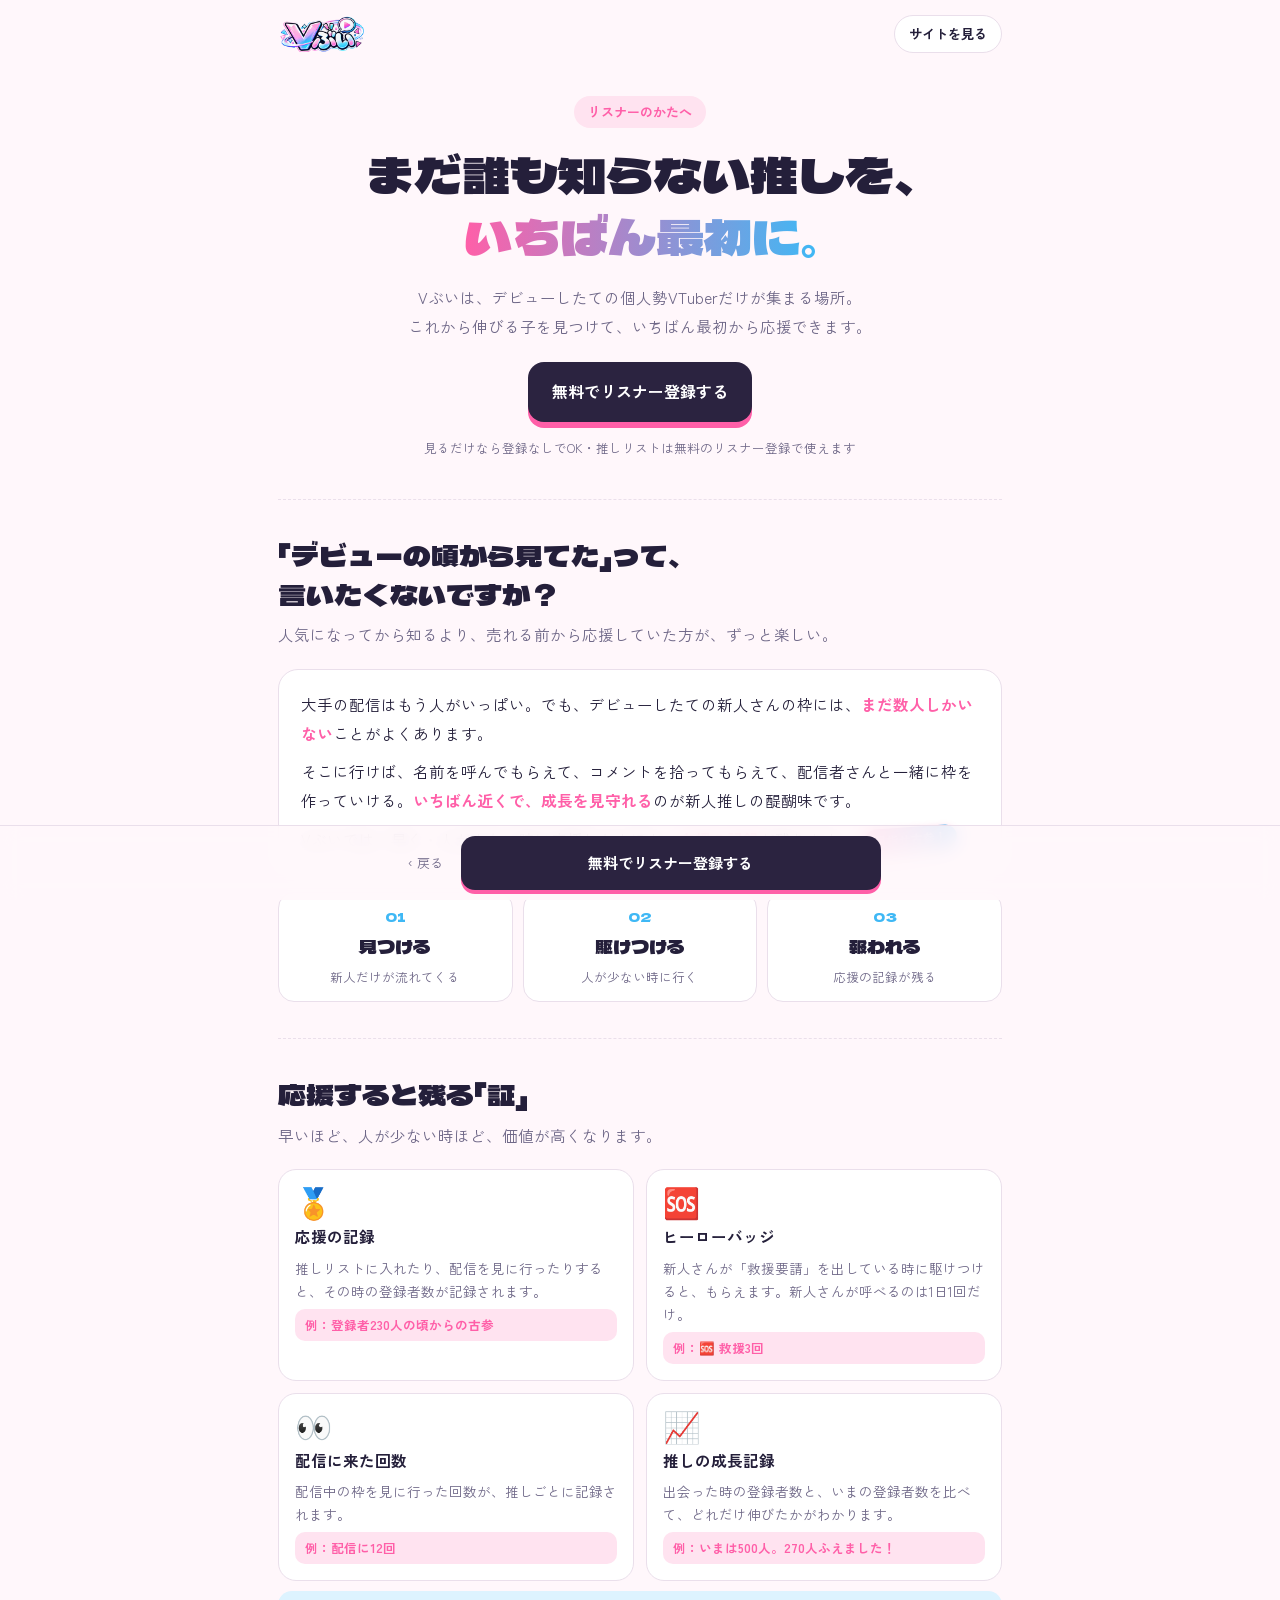
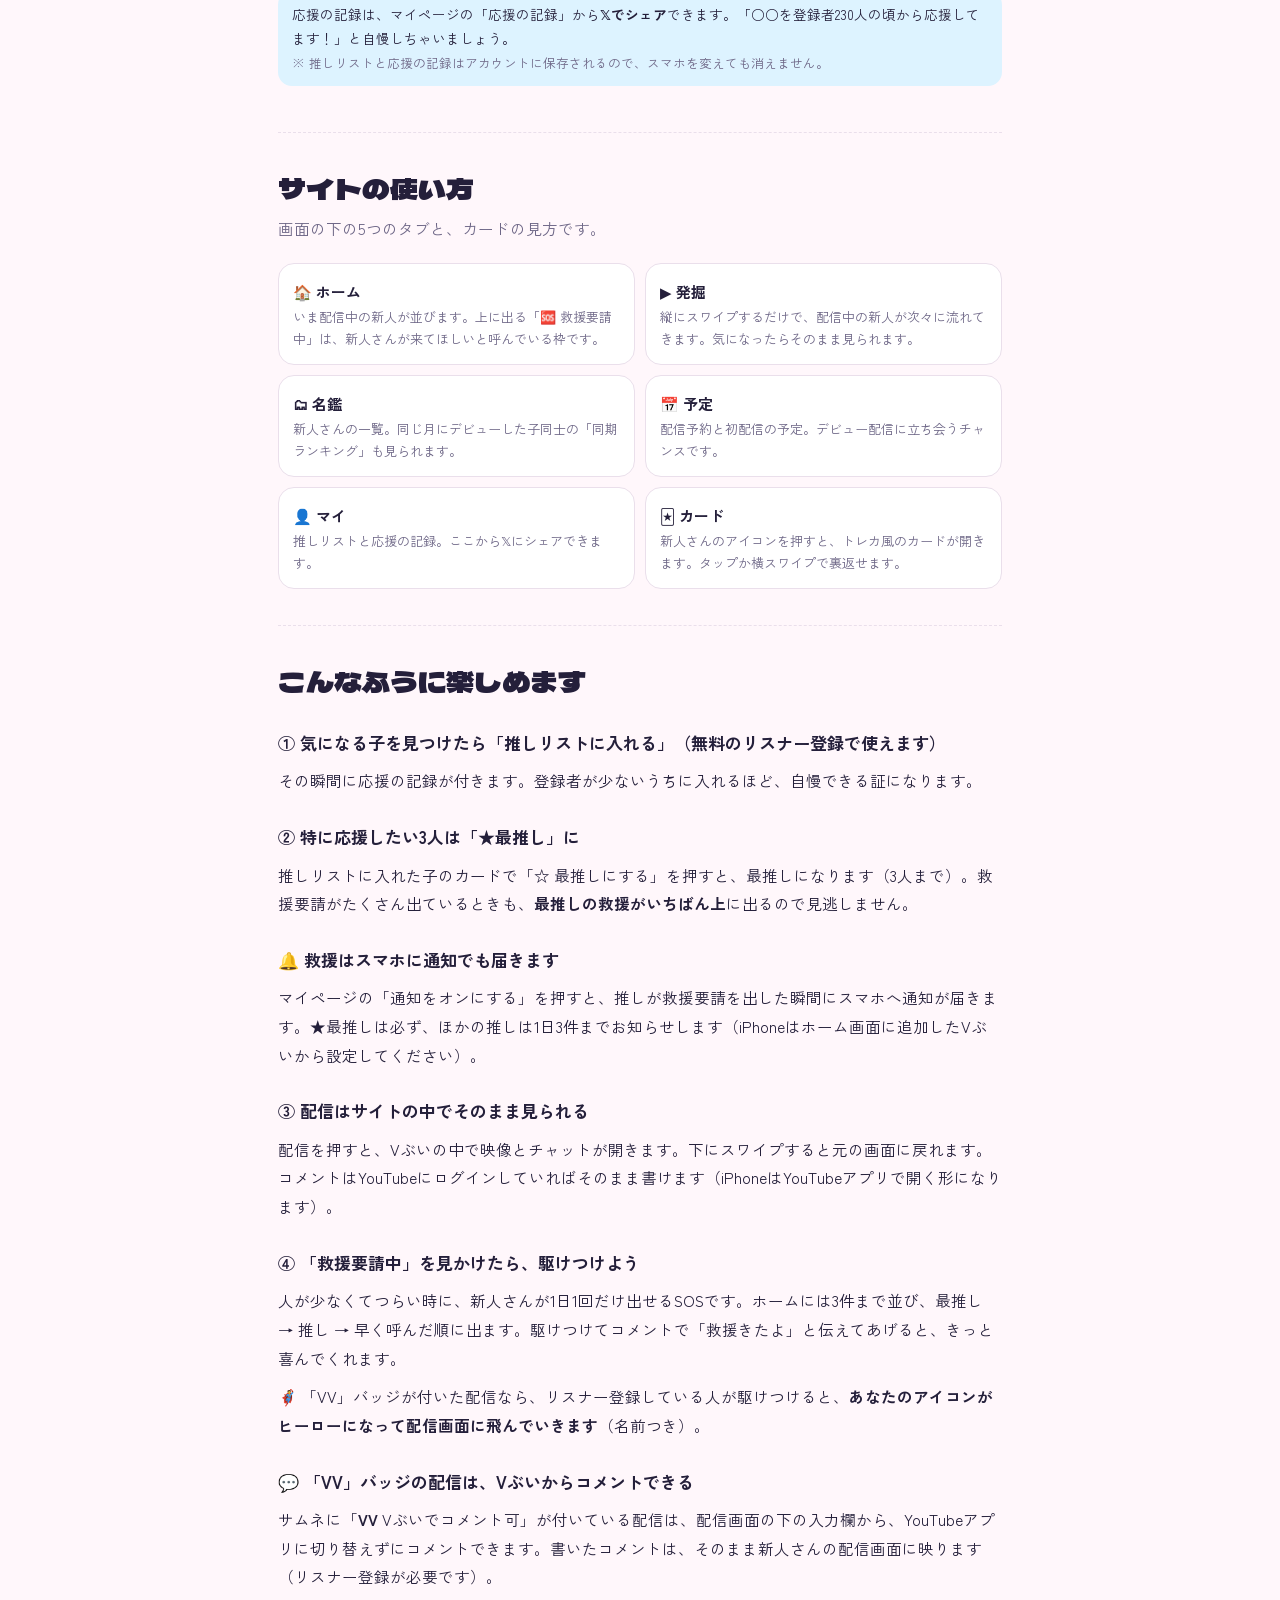
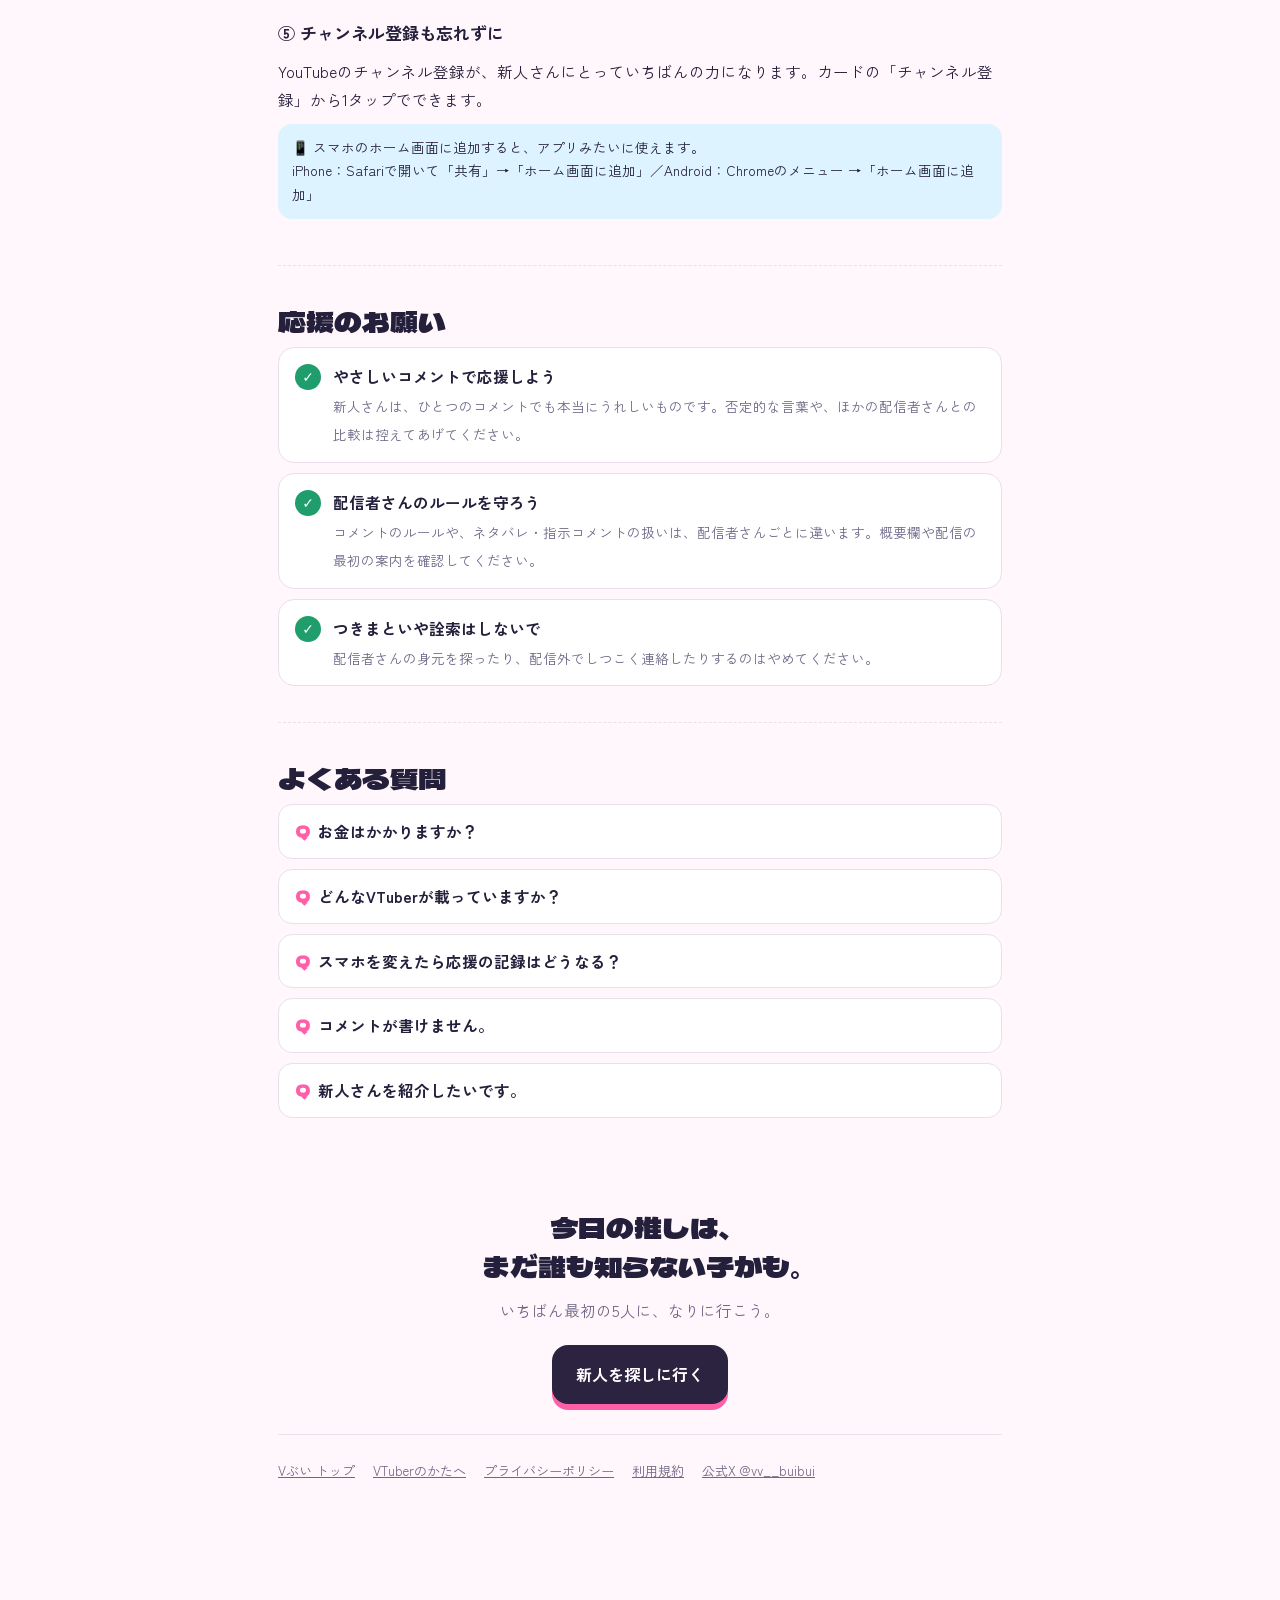
<file: for-listener.html>
<!doctype html>
<html lang="ja">
<head>
<meta charset="utf-8">
<meta name="viewport" content="width=device-width,initial-scale=1,viewport-fit=cover">
<title>リスナーのかたへ｜Vぶい</title>
<meta name="description" content="まだ誰も知らない新人VTuberを、いちばん最初に見つけよう。Vぶいは、デビューしたての個人勢VTuberだけが集まる場所です。早く応援した人ほど「応援の記録」が残ります。">
<meta property="og:title" content="リスナーのかたへ｜Vぶい">
<meta property="og:description" content="これから伸びる新人VTuberを見つけて、いちばん最初から応援しよう。目指せ古参！">
<meta property="og:image" content="https://vvbuibui.com/icon-512.png">
<link rel="icon" href="icon-192.png">
<link rel="apple-touch-icon" href="icon-180.png">
<link rel="preconnect" href="https://fonts.googleapis.com">
<link rel="preconnect" href="https://fonts.gstatic.com" crossorigin>
<link rel="stylesheet" href="https://fonts.googleapis.com/css2?family=Dela+Gothic+One&family=Zen+Kaku+Gothic+New:wght@400;500;700&display=swap">
<link rel="stylesheet" href="lp.css">
</head>
<body>
<div class="wrap">
<header class="top">
  <a href="./"><img src="logo.png" alt="Vぶい"></a>
  <a class="app" href="./">サイトを見る</a>
</header>

<div class="hero">
  <span class="kicker">リスナーのかたへ</span>
  <h1>まだ誰も知らない推しを、<br><em>いちばん最初に。</em></h1>
  <p>Vぶいは、デビューしたての個人勢VTuberだけが集まる場所。<br>これから伸びる子を見つけて、いちばん最初から応援できます。</p>
  <a class="cta" href="./?go=listener">無料でリスナー登録する</a>
  <span class="cta-note">見るだけなら登録なしでOK・推しリストは無料のリスナー登録で使えます</span>
</div>

<section>
  <h2>「デビューの頃から見てた」って、<br>言いたくないですか？</h2>
  <p class="lead">人気になってから知るより、売れる前から応援していた方が、ずっと楽しい。</p>
  <div class="story">
    <p>大手の配信はもう人がいっぱい。でも、デビューしたての新人さんの枠には、<b>まだ数人しかいない</b>ことがよくあります。</p>
    <p>そこに行けば、名前を呼んでもらえて、コメントを拾ってもらえて、配信者さんと一緒に枠を作っていける。<b>いちばん近くで、成長を見守れる</b>のが新人推しの醍醐味です。</p>
    <p>Vぶいでは、早く・人が少ない時に応援した人ほど、<b>応援の記録</b>が残ります。<span class="pop">目指せ古参！</span></p>
  </div>
  <div class="cycle">
    <div><span class="n">01</span><b>見つける</b><span>新人だけが流れてくる</span></div>
    <div><span class="n">02</span><b>駆けつける</b><span>人が少ない時に行く</span></div>
    <div><span class="n">03</span><b>報われる</b><span>応援の記録が残る</span></div>
  </div>
</section>

<section>
  <h2>応援すると残る「証」</h2>
  <p class="lead">早いほど、人が少ない時ほど、価値が高くなります。</p>
  <div class="badges">
    <div class="badge"><span class="em">🏅</span><h3>応援の記録</h3><p>推しリストに入れたり、配信を見に行ったりすると、その時の登録者数が記録されます。</p><span class="ex">例：登録者230人の頃からの古参</span></div>
    <div class="badge"><span class="em">🆘</span><h3>ヒーローバッジ</h3><p>新人さんが「救援要請」を出している時に駆けつけると、もらえます。新人さんが呼べるのは1日1回だけ。</p><span class="ex">例：🆘 救援3回</span></div>
    <div class="badge"><span class="em">👀</span><h3>配信に来た回数</h3><p>配信中の枠を見に行った回数が、推しごとに記録されます。</p><span class="ex">例：配信に12回</span></div>
    <div class="badge"><span class="em">📈</span><h3>推しの成長記録</h3><p>出会った時の登録者数と、いまの登録者数を比べて、どれだけ伸びたかがわかります。</p><span class="ex">例：いまは500人。270人ふえました！</span></div>
  </div>
  <div class="note-box">応援の記録は、マイページの「応援の記録」から<b>𝕏でシェア</b>できます。「○○を登録者230人の頃から応援してます！」と自慢しちゃいましょう。<br><span style="font-size:12.5px;color:var(--muted)">※ 推しリストと応援の記録はアカウントに保存されるので、スマホを変えても消えません。</span></div>
</section>

<section>
  <h2>サイトの使い方</h2>
  <p class="lead">画面の下の5つのタブと、カードの見方です。</p>
  <div class="tabs4">
    <div><b>🏠 ホーム</b><span>いま配信中の新人が並びます。上に出る「🆘 救援要請中」は、新人さんが来てほしいと呼んでいる枠です。</span></div>
    <div><b>▶️ 発掘</b><span>縦にスワイプするだけで、配信中の新人が次々に流れてきます。気になったらそのまま見られます。</span></div>
    <div><b>🗂 名鑑</b><span>新人さんの一覧。同じ月にデビューした子同士の「同期ランキング」も見られます。</span></div>
    <div><b>📅 予定</b><span>配信予約と初配信の予定。デビュー配信に立ち会うチャンスです。</span></div>
    <div><b>👤 マイ</b><span>推しリストと応援の記録。ここから𝕏にシェアできます。</span></div>
    <div><b>🃏 カード</b><span>新人さんのアイコンを押すと、トレカ風のカードが開きます。タップか横スワイプで裏返せます。</span></div>
  </div>
</section>

<section class="guide">
  <h2>こんなふうに楽しめます</h2>
  <h3>① 気になる子を見つけたら「推しリストに入れる」（無料のリスナー登録で使えます）</h3>
  <p>その瞬間に応援の記録が付きます。登録者が少ないうちに入れるほど、自慢できる証になります。</p>
  <h3>② 特に応援したい3人は「★最推し」に</h3>
  <p>推しリストに入れた子のカードで「☆ 最推しにする」を押すと、最推しになります（3人まで）。救援要請がたくさん出ているときも、<b>最推しの救援がいちばん上</b>に出るので見逃しません。</p>
  <h3>🔔 救援はスマホに通知でも届きます</h3>
  <p>マイページの「通知をオンにする」を押すと、推しが救援要請を出した瞬間にスマホへ通知が届きます。★最推しは必ず、ほかの推しは1日3件までお知らせします（iPhoneはホーム画面に追加したVぶいから設定してください）。</p>
  <h3>③ 配信はサイトの中でそのまま見られる</h3>
  <p>配信を押すと、Vぶいの中で映像とチャットが開きます。下にスワイプすると元の画面に戻れます。コメントはYouTubeにログインしていればそのまま書けます（iPhoneはYouTubeアプリで開く形になります）。</p>
  <h3>④ 「救援要請中」を見かけたら、駆けつけよう</h3>
  <p>人が少なくてつらい時に、新人さんが1日1回だけ出せるSOSです。ホームには3件まで並び、最推し → 推し → 早く呼んだ順に出ます。駆けつけてコメントで「救援きたよ」と伝えてあげると、きっと喜んでくれます。</p>
  <p>🦸 「VV」バッジが付いた配信なら、リスナー登録している人が駆けつけると、<b>あなたのアイコンがヒーローになって配信画面に飛んでいきます</b>（名前つき）。</p>
  <h3>💬 「VV」バッジの配信は、Vぶいからコメントできる</h3>
  <p>サムネに「<b>VV</b> Vぶいでコメント可」が付いている配信は、配信画面の下の入力欄から、YouTubeアプリに切り替えずにコメントできます。書いたコメントは、そのまま新人さんの配信画面に映ります（リスナー登録が必要です）。</p>
  <h3>⑤ チャンネル登録も忘れずに</h3>
  <p>YouTubeのチャンネル登録が、新人さんにとっていちばんの力になります。カードの「チャンネル登録」から1タップでできます。</p>
  <div class="note-box">📱 スマホのホーム画面に追加すると、アプリみたいに使えます。<br>iPhone：Safariで開いて「共有」→「ホーム画面に追加」／Android：Chromeのメニュー →「ホーム画面に追加」</div>
</section>

<section>
  <h2>応援のお願い</h2>
  <div class="safe">
    <div><span class="ck">✓</span><p style="margin:0"><b>やさしいコメントで応援しよう</b><span>新人さんは、ひとつのコメントでも本当にうれしいものです。否定的な言葉や、ほかの配信者さんとの比較は控えてあげてください。</span></p></div>
    <div><span class="ck">✓</span><p style="margin:0"><b>配信者さんのルールを守ろう</b><span>コメントのルールや、ネタバレ・指示コメントの扱いは、配信者さんごとに違います。概要欄や配信の最初の案内を確認してください。</span></p></div>
    <div><span class="ck">✓</span><p style="margin:0"><b>つきまといや詮索はしないで</b><span>配信者さんの身元を探ったり、配信外でしつこく連絡したりするのはやめてください。</span></p></div>
  </div>
</section>

<section class="faq">
  <h2>よくある質問</h2>
  <details><summary>お金はかかりますか？</summary><p>基本利用は無料です。配信を見るだけなら登録もいりません。推しリスト・応援の記録・通知は、Googleのアカウントで無料のリスナー登録をすると使えます。</p></details>
  <details><summary>どんなVTuberが載っていますか？</summary><p>YouTubeで配信している、デビューしたての個人勢VTuberです。大手事務所の方、AIの自動配信、切り抜きチャンネルは載せていません。</p></details>
  <details><summary>スマホを変えたら応援の記録はどうなる？</summary><p>アカウントに保存されているので、新しいスマホで同じGoogleアカウントにログインすれば、そのまま引き継げます。</p></details>
  <details><summary>コメントが書けません。</summary><p>YouTubeにログインしていないと書けません。iPhoneでは、配信画面の「コメントする（YouTubeアプリで開く）」から書いてください。また、配信者さんがチャットをオフにしている枠もあります。</p></details>
  <details><summary>新人さんを紹介したいです。</summary><p>公式X（@vv__buibui）に教えてください。条件に合えば名鑑に追加します。</p></details>
</section>

<div class="final">
  <h2>今日の推しは、<br>まだ誰も知らない子かも。</h2>
  <p>いちばん最初の5人に、なりに行こう。</p>
  <a class="cta" href="./">新人を探しに行く</a>
</div>

<footer>
  <a href="./">Vぶい トップ</a>
  <a href="for-vtuber.html">VTuberのかたへ</a>
  <a href="privacy.html">プライバシーポリシー</a>
  <a href="terms.html">利用規約</a>
  <a href="https://x.com/vv__buibui" target="_blank" rel="noopener">公式X @vv__buibui</a>
</footer>
</div>
<div class="joinbar"><a class="b" href="./" onclick="if(history.length>1&&document.referrer.indexOf(location.host)>=0){history.back();return false}">‹ 戻る</a><a class="j" href="./?go=listener">無料でリスナー登録する</a></div>
<script>
(function(){var emb=window.parent!==window;if(emb)document.documentElement.classList.add("emb");
document.addEventListener("click",function(e){var a=e.target.closest("a[href]");if(!a||!emb)return;var h=a.getAttribute("href");var m=h.match(/^\.\/\?go=(listener|vtuber)/);
if(m){e.preventDefault();parent.postMessage({vbui:"join",role:m[1]},location.origin);return}
if(h==="./"||h.indexOf("./?")===0){e.preventDefault();parent.postMessage({vbui:"close"},location.origin);return}
if(/^(for-|guide-|privacy|terms)/.test(h)){return}
},true);})();
</script>
</body>
</html>
</file>
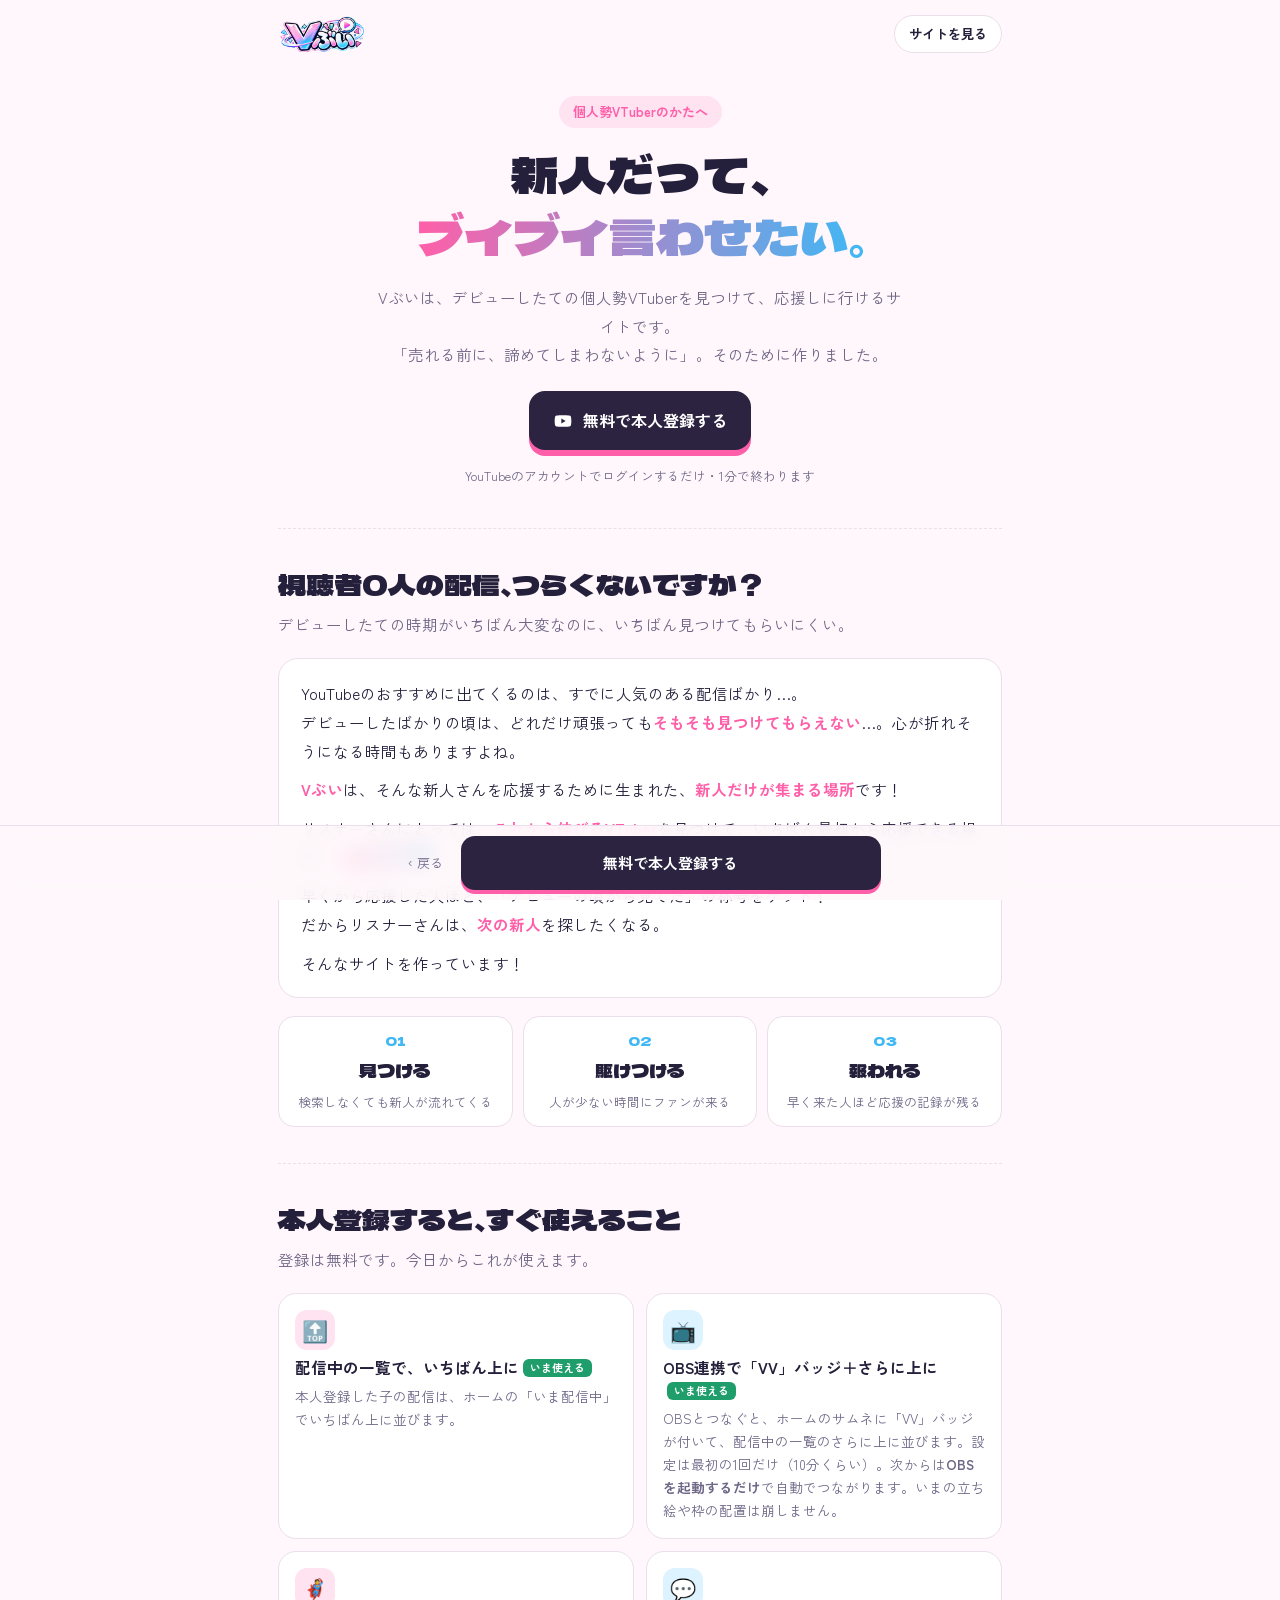
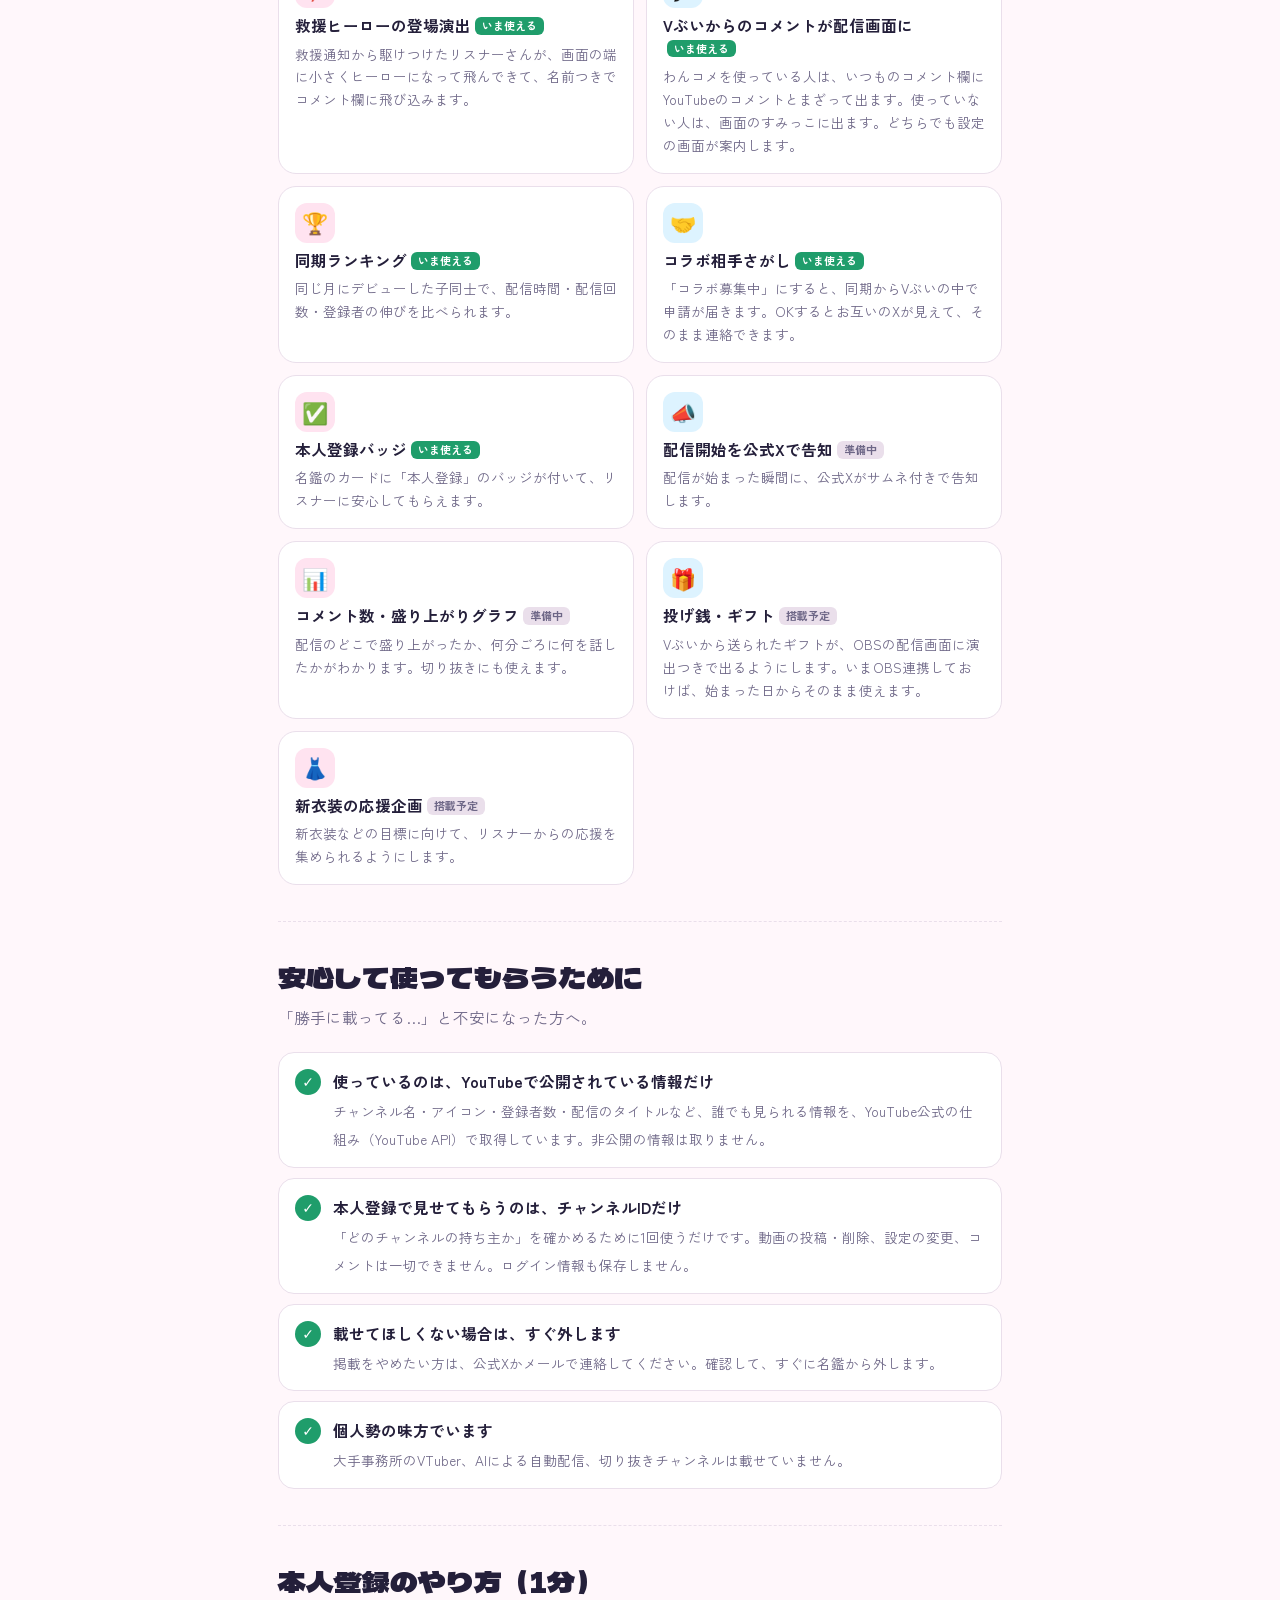
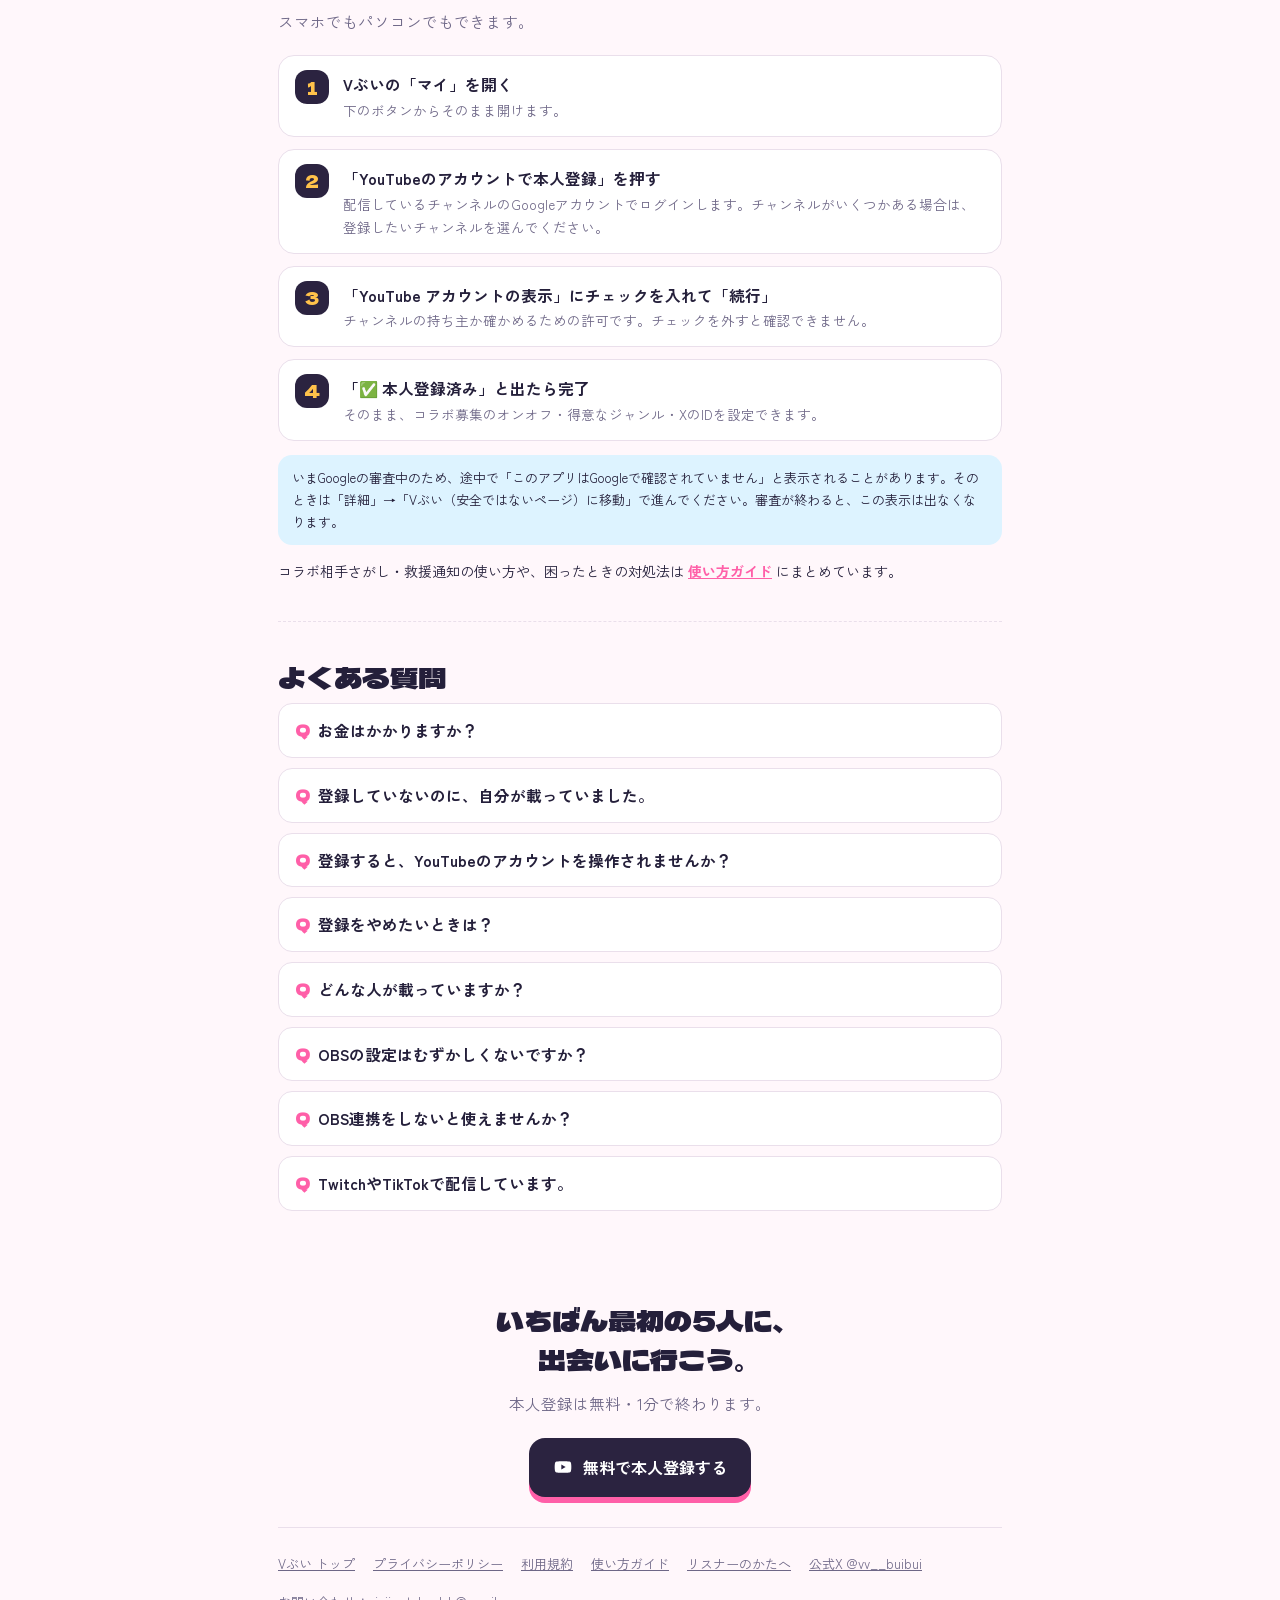
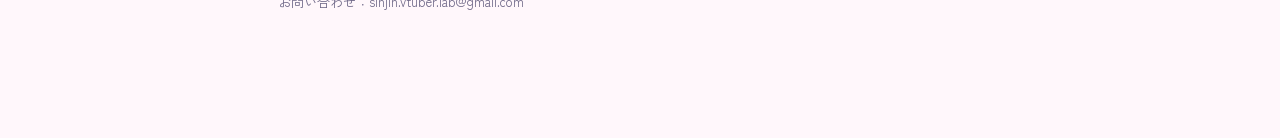
<file: for-vtuber.html>
<!doctype html>
<html lang="ja">
<head>
<meta charset="utf-8">
<meta name="viewport" content="width=device-width,initial-scale=1,viewport-fit=cover">
<title>VTuberのかたへ｜Vぶい</title>
<meta name="description" content="新人だって、ブイブイ言わせたい。Vぶいは、デビューしたての個人勢VTuberを見つけて応援するサイトです。本人登録は無料、YouTubeのアカウントでログインするだけ。">
<meta property="og:title" content="VTuberのかたへ｜Vぶい">
<meta property="og:description" content="デビューしたての個人勢VTuberを、見つけて、駆けつけて、応援する場所。本人登録は無料です。">
<meta property="og:image" content="https://vvbuibui.com/icon-512.png">
<link rel="icon" href="icon-192.png">
<link rel="apple-touch-icon" href="icon-180.png">
<link rel="preconnect" href="https://fonts.googleapis.com">
<link rel="preconnect" href="https://fonts.gstatic.com" crossorigin>
<link rel="stylesheet" href="https://fonts.googleapis.com/css2?family=Dela+Gothic+One&family=Zen+Kaku+Gothic+New:wght@400;500;700&display=swap">
<link rel="stylesheet" href="lp.css">
</head>
<body>
<div class="wrap">
<header class="top">
  <a href="./"><img src="logo.png" alt="Vぶい"></a>
  <a class="app" href="./">サイトを見る</a>
</header>

<div class="hero">
  <span class="kicker">個人勢VTuberのかたへ</span>
  <h1>新人だって、<br><em>ブイブイ言わせたい。</em></h1>
  <p>Vぶいは、デビューしたての個人勢VTuberを見つけて、応援しに行けるサイトです。<br>「売れる前に、諦めてしまわないように」。そのために作りました。</p>
  <a class="cta" href="./?go=vtuber"><svg viewBox="0 0 24 24" fill="currentColor"><path d="M21.6 7.2a2.5 2.5 0 0 0-1.8-1.8C18.2 5 12 5 12 5s-6.2 0-7.8.4A2.5 2.5 0 0 0 2.4 7.2 26 26 0 0 0 2 12a26 26 0 0 0 .4 4.8 2.5 2.5 0 0 0 1.8 1.8C5.8 19 12 19 12 19s6.2 0 7.8-.4a2.5 2.5 0 0 0 1.8-1.8A26 26 0 0 0 22 12a26 26 0 0 0-.4-4.8zM10 15V9l5.2 3z"/></svg>無料で本人登録する</a>
  <span class="cta-note">YouTubeのアカウントでログインするだけ・1分で終わります</span>
</div>

<section>
  <h2>視聴者0人の配信、つらくないですか？</h2>
  <p class="lead">デビューしたての時期がいちばん大変なのに、いちばん見つけてもらいにくい。</p>
  <div class="story">
    <p>YouTubeのおすすめに出てくるのは、すでに人気のある配信ばかり…。<br>デビューしたばかりの頃は、どれだけ頑張っても<b>そもそも見つけてもらえない</b>…。心が折れそうになる時間もありますよね。</p>
    <p><b>Vぶい</b>は、そんな新人さんを応援するために生まれた、<b>新人だけが集まる場所</b>です！</p>
    <p>リスナーさんにとっては、<b>これから伸びるVTuber</b>を見つけて、いちばん最初から応援できる場所。<span class="pop">目指せ古参！</span></p>
    <p>早くから応援した人ほど、「デビューの頃から見てた」の称号をゲット！<br>だからリスナーさんは、<b>次の新人</b>を探したくなる。</p>
    <p>そんなサイトを作っています！</p>
  </div>
  <div class="cycle">
    <div><span class="n">01</span><b>見つける</b><span>検索しなくても新人が流れてくる</span></div>
    <div><span class="n">02</span><b>駆けつける</b><span>人が少ない時間にファンが来る</span></div>
    <div><span class="n">03</span><b>報われる</b><span>早く来た人ほど応援の記録が残る</span></div>
  </div>
</section>

<section>
  <h2>本人登録すると、すぐ使えること</h2>
  <p class="lead">登録は無料です。今日からこれが使えます。</p>
  <div class="cards">
    <div class="card"><span class="ic">🔝</span><h3>配信中の一覧で、いちばん上に<span class="tag now">いま使える</span></h3><p>本人登録した子の配信は、ホームの「いま配信中」でいちばん上に並びます。</p></div>
    <div class="card"><span class="ic">📺</span><h3>OBS連携で「VV」バッジ＋さらに上に<span class="tag now">いま使える</span></h3><p>OBSとつなぐと、ホームのサムネに「VV」バッジが付いて、配信中の一覧のさらに上に並びます。設定は最初の1回だけ（10分くらい）。次からは<b>OBSを起動するだけ</b>で自動でつながります。いまの立ち絵や枠の配置は崩しません。</p></div>
    <div class="card"><span class="ic">🦸</span><h3>救援ヒーローの登場演出<span class="tag now">いま使える</span></h3><p>救援通知から駆けつけたリスナーさんが、画面の端に小さくヒーローになって飛んできて、名前つきでコメント欄に飛び込みます。</p></div>
    <div class="card"><span class="ic">💬</span><h3>Vぶいからのコメントが配信画面に<span class="tag now">いま使える</span></h3><p>わんコメを使っている人は、いつものコメント欄にYouTubeのコメントとまざって出ます。使っていない人は、画面のすみっこに出ます。どちらでも設定の画面が案内します。</p></div>
    <div class="card"><span class="ic">🏆</span><h3>同期ランキング<span class="tag now">いま使える</span></h3><p>同じ月にデビューした子同士で、配信時間・配信回数・登録者の伸びを比べられます。</p></div>
    <div class="card"><span class="ic">🤝</span><h3>コラボ相手さがし<span class="tag now">いま使える</span></h3><p>「コラボ募集中」にすると、同期からVぶいの中で申請が届きます。OKするとお互いのXが見えて、そのまま連絡できます。</p></div>
    <div class="card"><span class="ic">✅</span><h3>本人登録バッジ<span class="tag now">いま使える</span></h3><p>名鑑のカードに「本人登録」のバッジが付いて、リスナーに安心してもらえます。</p></div>
    <div class="card"><span class="ic">📣</span><h3>配信開始を公式Xで告知<span class="tag soon">準備中</span></h3><p>配信が始まった瞬間に、公式Xがサムネ付きで告知します。</p></div>
    <div class="card"><span class="ic">📊</span><h3>コメント数・盛り上がりグラフ<span class="tag soon">準備中</span></h3><p>配信のどこで盛り上がったか、何分ごろに何を話したかがわかります。切り抜きにも使えます。</p></div>
    <div class="card"><span class="ic">🎁</span><h3>投げ銭・ギフト<span class="tag soon">搭載予定</span></h3><p>Vぶいから送られたギフトが、OBSの配信画面に演出つきで出るようにします。いまOBS連携しておけば、始まった日からそのまま使えます。</p></div>
    <div class="card"><span class="ic">👗</span><h3>新衣装の応援企画<span class="tag soon">搭載予定</span></h3><p>新衣装などの目標に向けて、リスナーからの応援を集められるようにします。</p></div>
  </div>
</section>

<section>
  <h2>安心して使ってもらうために</h2>
  <p class="lead">「勝手に載ってる…」と不安になった方へ。</p>
  <div class="safe">
    <div><span class="ck">✓</span><p style="margin:0"><b>使っているのは、YouTubeで公開されている情報だけ</b><span>チャンネル名・アイコン・登録者数・配信のタイトルなど、誰でも見られる情報を、YouTube公式の仕組み（YouTube API）で取得しています。非公開の情報は取りません。</span></p></div>
    <div><span class="ck">✓</span><p style="margin:0"><b>本人登録で見せてもらうのは、チャンネルIDだけ</b><span>「どのチャンネルの持ち主か」を確かめるために1回使うだけです。動画の投稿・削除、設定の変更、コメントは一切できません。ログイン情報も保存しません。</span></p></div>
    <div><span class="ck">✓</span><p style="margin:0"><b>載せてほしくない場合は、すぐ外します</b><span>掲載をやめたい方は、公式Xかメールで連絡してください。確認して、すぐに名鑑から外します。</span></p></div>
    <div><span class="ck">✓</span><p style="margin:0"><b>個人勢の味方でいます</b><span>大手事務所のVTuber、AIによる自動配信、切り抜きチャンネルは載せていません。</span></p></div>
  </div>
</section>

<section>
  <h2>本人登録のやり方（1分）</h2>
  <p class="lead">スマホでもパソコンでもできます。</p>
  <ol class="steps">
    <li><p style="margin:0"><b>Vぶいの「マイ」を開く</b><span>下のボタンからそのまま開けます。</span></p></li>
    <li><p style="margin:0"><b>「YouTubeのアカウントで本人登録」を押す</b><span>配信しているチャンネルのGoogleアカウントでログインします。チャンネルがいくつかある場合は、登録したいチャンネルを選んでください。</span></p></li>
    <li><p style="margin:0"><b>「YouTube アカウントの表示」にチェックを入れて「続行」</b><span>チャンネルの持ち主か確かめるための許可です。チェックを外すと確認できません。</span></p></li>
    <li><p style="margin:0"><b>「✅ 本人登録済み」と出たら完了</b><span>そのまま、コラボ募集のオンオフ・得意なジャンル・XのIDを設定できます。</span></p></li>
  </ol>
  <div class="warn">いまGoogleの審査中のため、途中で「このアプリはGoogleで確認されていません」と表示されることがあります。そのときは「詳細」→「Vぶい（安全ではないページ）に移動」で進んでください。審査が終わると、この表示は出なくなります。</div>
  <p style="margin:14px 0 0;font-size:14px">コラボ相手さがし・救援通知の使い方や、困ったときの対処法は <a href="guide-vtuber.html"><b>使い方ガイド</b></a> にまとめています。</p>
</section>

<section class="faq">
  <h2>よくある質問</h2>
  <details><summary>お金はかかりますか？</summary><p>かかりません。本人登録も、いま使える機能も、すべて無料です。</p></details>
  <details><summary>登録していないのに、自分が載っていました。</summary><p>Vぶいは、デビューしたての個人勢VTuberを、YouTubeの公開情報から自動で見つけて紹介しています。載せてほしくない場合は、公式Xかメールで連絡してもらえれば、すぐに外します。</p></details>
  <details><summary>登録すると、YouTubeのアカウントを操作されませんか？</summary><p>されません。Vぶいができるのは「どのチャンネルの持ち主か見る」ことだけで、動画の投稿・削除や設定の変更はできない仕組みになっています。</p></details>
  <details><summary>登録をやめたいときは？</summary><p>マイページの「本人登録を解除する」からいつでも解除できます。Googleアカウントの「サードパーティ製のアプリとサービス」から、Vぶいへの許可を取り消すこともできます。</p></details>
  <details><summary>どんな人が載っていますか？</summary><p>YouTubeで配信しているデビューしたての個人勢VTuberです。ジャンルやコンセプトは問いません。登録者が1,000人を超えると「先輩」として別枠に移ります。</p></details>
  <details><summary>OBSの設定はむずかしくないですか？</summary><p>Vぶいの設定画面で、ボタンを押しながら上から順番に進めるだけです（10分くらい）。最初に「わんコメを使っていますか？」と聞くので、答えに合わせた手順だけが出ます。一度設定すれば、次からはOBSを起動するだけで自動でつながります。いまの配置は崩しません。</p></details>
  <details><summary>OBS連携をしないと使えませんか？</summary><p>本人登録だけでも、配信中の一覧で上に並ぶ・救援・コラボ・ランキングは使えます。OBS連携をすると、さらに「VV」バッジで上に並び、Vぶいからのコメントやヒーローの演出が配信画面に出るようになります。</p></details>
  <details><summary>TwitchやTikTokで配信しています。</summary><p>いまはYouTubeだけに対応しています。ほかの配信サービスにも、少しずつ広げていく予定です。</p></details>
</section>

<div class="final">
  <h2>いちばん最初の5人に、<br>出会いに行こう。</h2>
  <p>本人登録は無料・1分で終わります。</p>
  <a class="cta" href="./?go=vtuber"><svg viewBox="0 0 24 24" fill="currentColor"><path d="M21.6 7.2a2.5 2.5 0 0 0-1.8-1.8C18.2 5 12 5 12 5s-6.2 0-7.8.4A2.5 2.5 0 0 0 2.4 7.2 26 26 0 0 0 2 12a26 26 0 0 0 .4 4.8 2.5 2.5 0 0 0 1.8 1.8C5.8 19 12 19 12 19s6.2 0 7.8-.4a2.5 2.5 0 0 0 1.8-1.8A26 26 0 0 0 22 12a26 26 0 0 0-.4-4.8zM10 15V9l5.2 3z"/></svg>無料で本人登録する</a>
</div>

<footer>
  <a href="./">Vぶい トップ</a>
  <a href="privacy.html">プライバシーポリシー</a>
  <a href="terms.html">利用規約</a>
  <a href="guide-vtuber.html">使い方ガイド</a>
  <a href="for-listener.html">リスナーのかたへ</a>
  <a href="https://x.com/vv__buibui" target="_blank" rel="noopener">公式X @vv__buibui</a>
  <span>お問い合わせ：sinjin.vtuber.lab@gmail.com</span>
</footer>
</div>
<div class="joinbar"><a class="b" href="./" onclick="if(history.length>1&&document.referrer.indexOf(location.host)>=0){history.back();return false}">‹ 戻る</a><a class="j" href="./?go=vtuber">無料で本人登録する</a></div>
<script>
(function(){var emb=window.parent!==window;if(emb)document.documentElement.classList.add("emb");
document.addEventListener("click",function(e){var a=e.target.closest("a[href]");if(!a||!emb)return;var h=a.getAttribute("href");var m=h.match(/^\.\/\?go=(listener|vtuber)/);
if(m){e.preventDefault();parent.postMessage({vbui:"join",role:m[1]},location.origin);return}
if(h==="./"||h.indexOf("./?")===0){e.preventDefault();parent.postMessage({vbui:"close"},location.origin);return}
if(/^(for-|guide-|privacy|terms)/.test(h)){return}
},true);})();
</script>
</body>
</html>
</file>
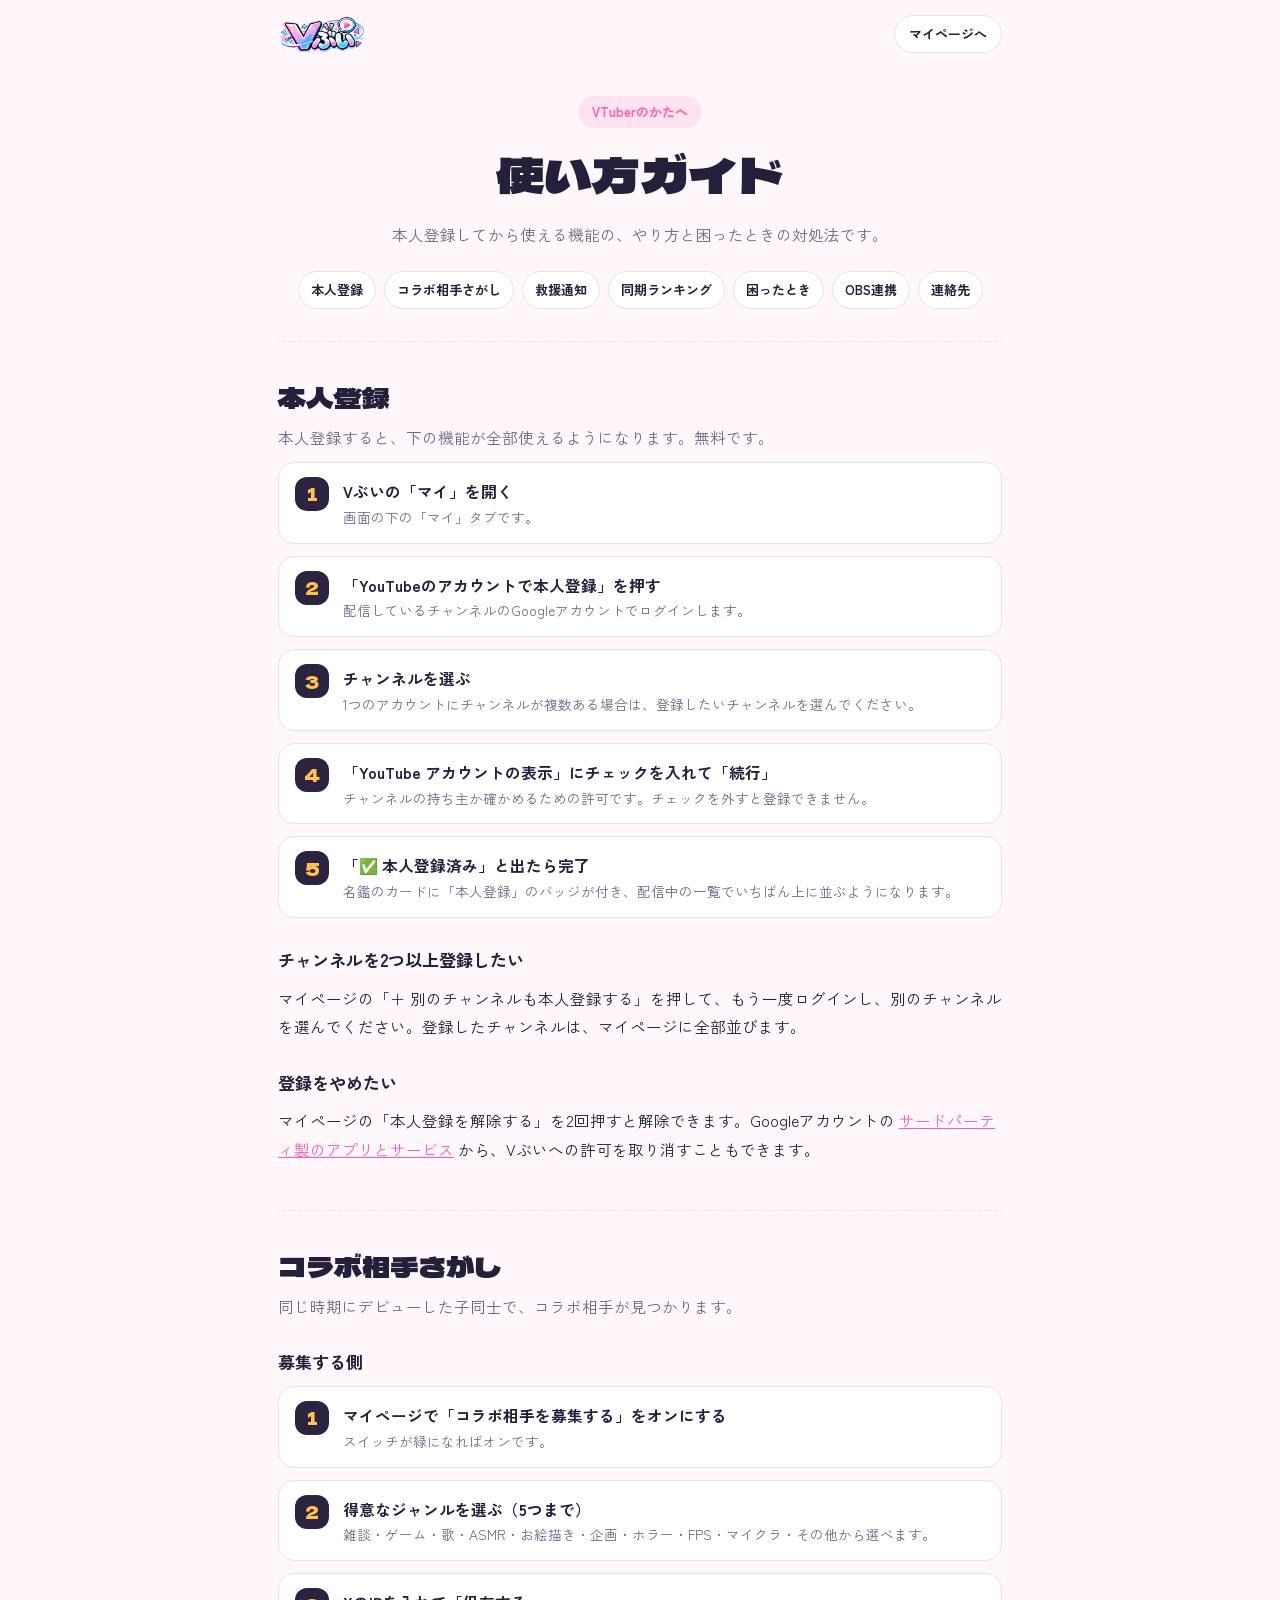
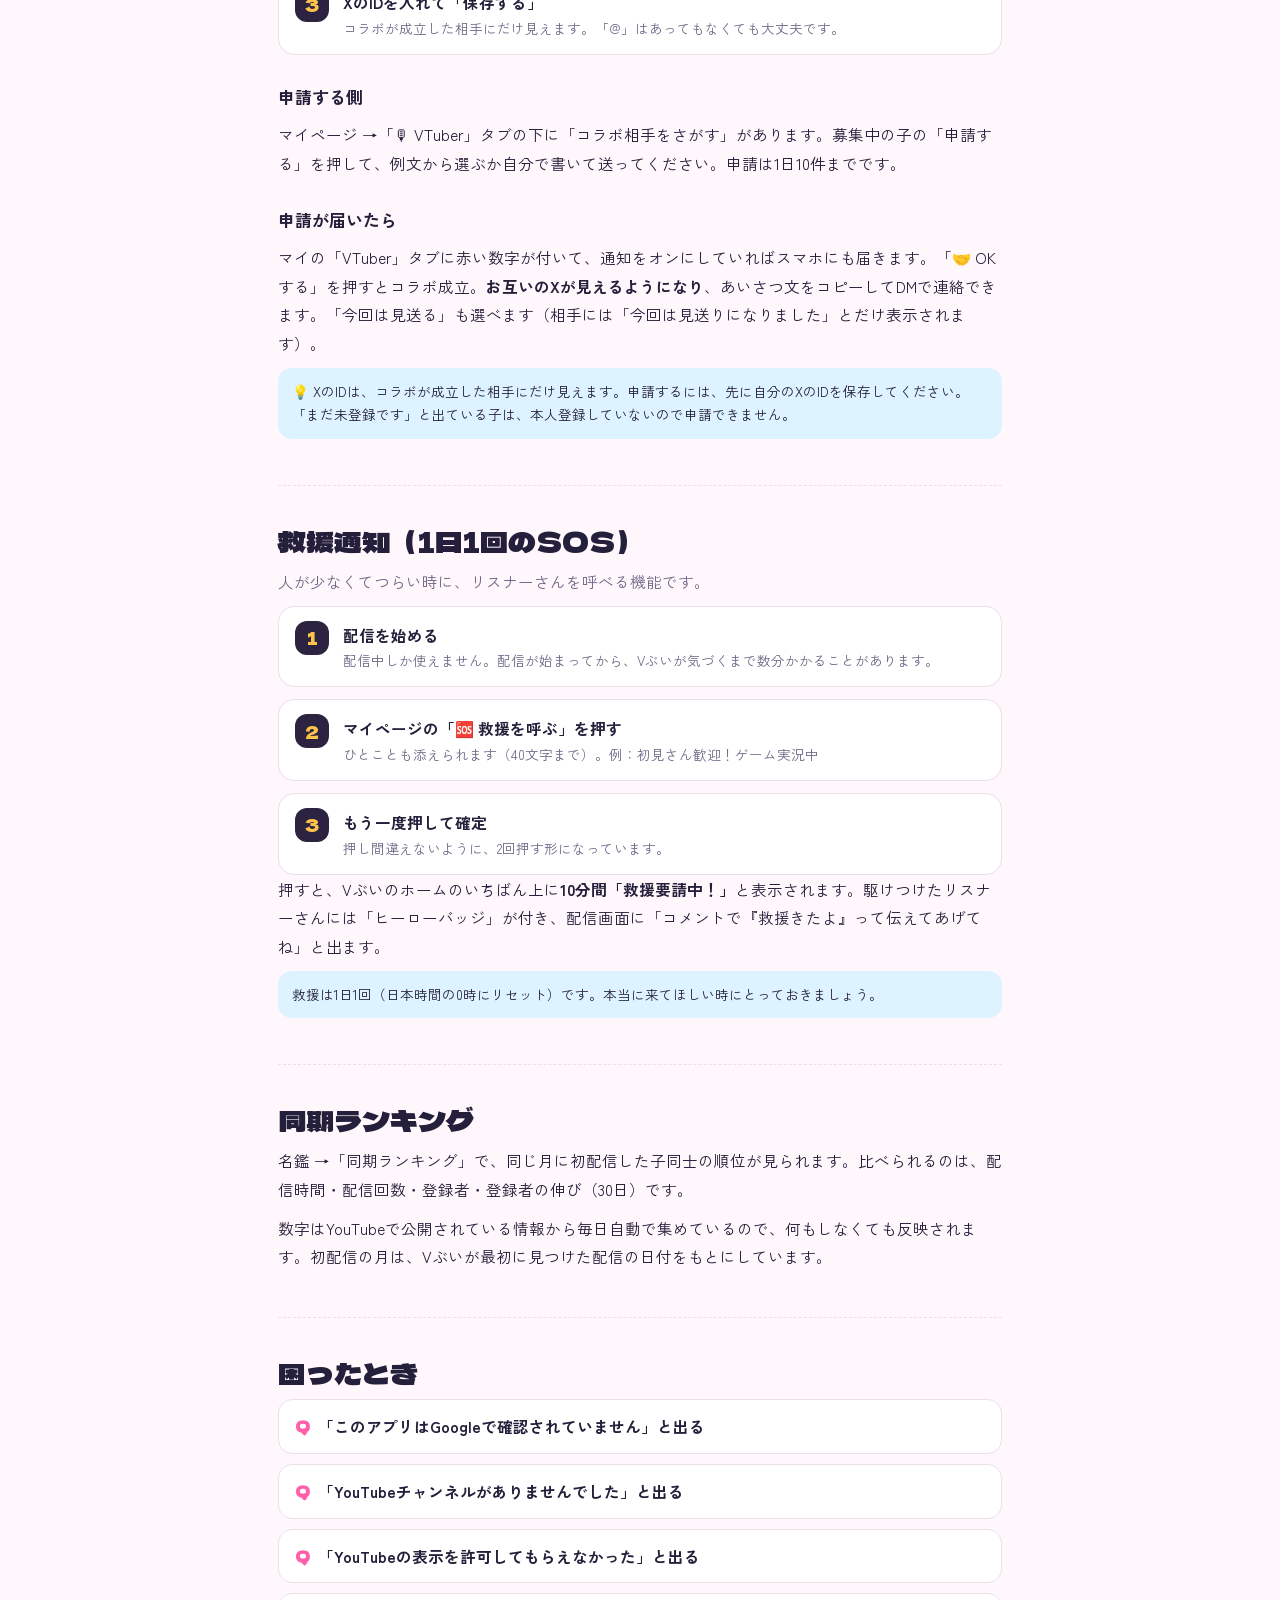
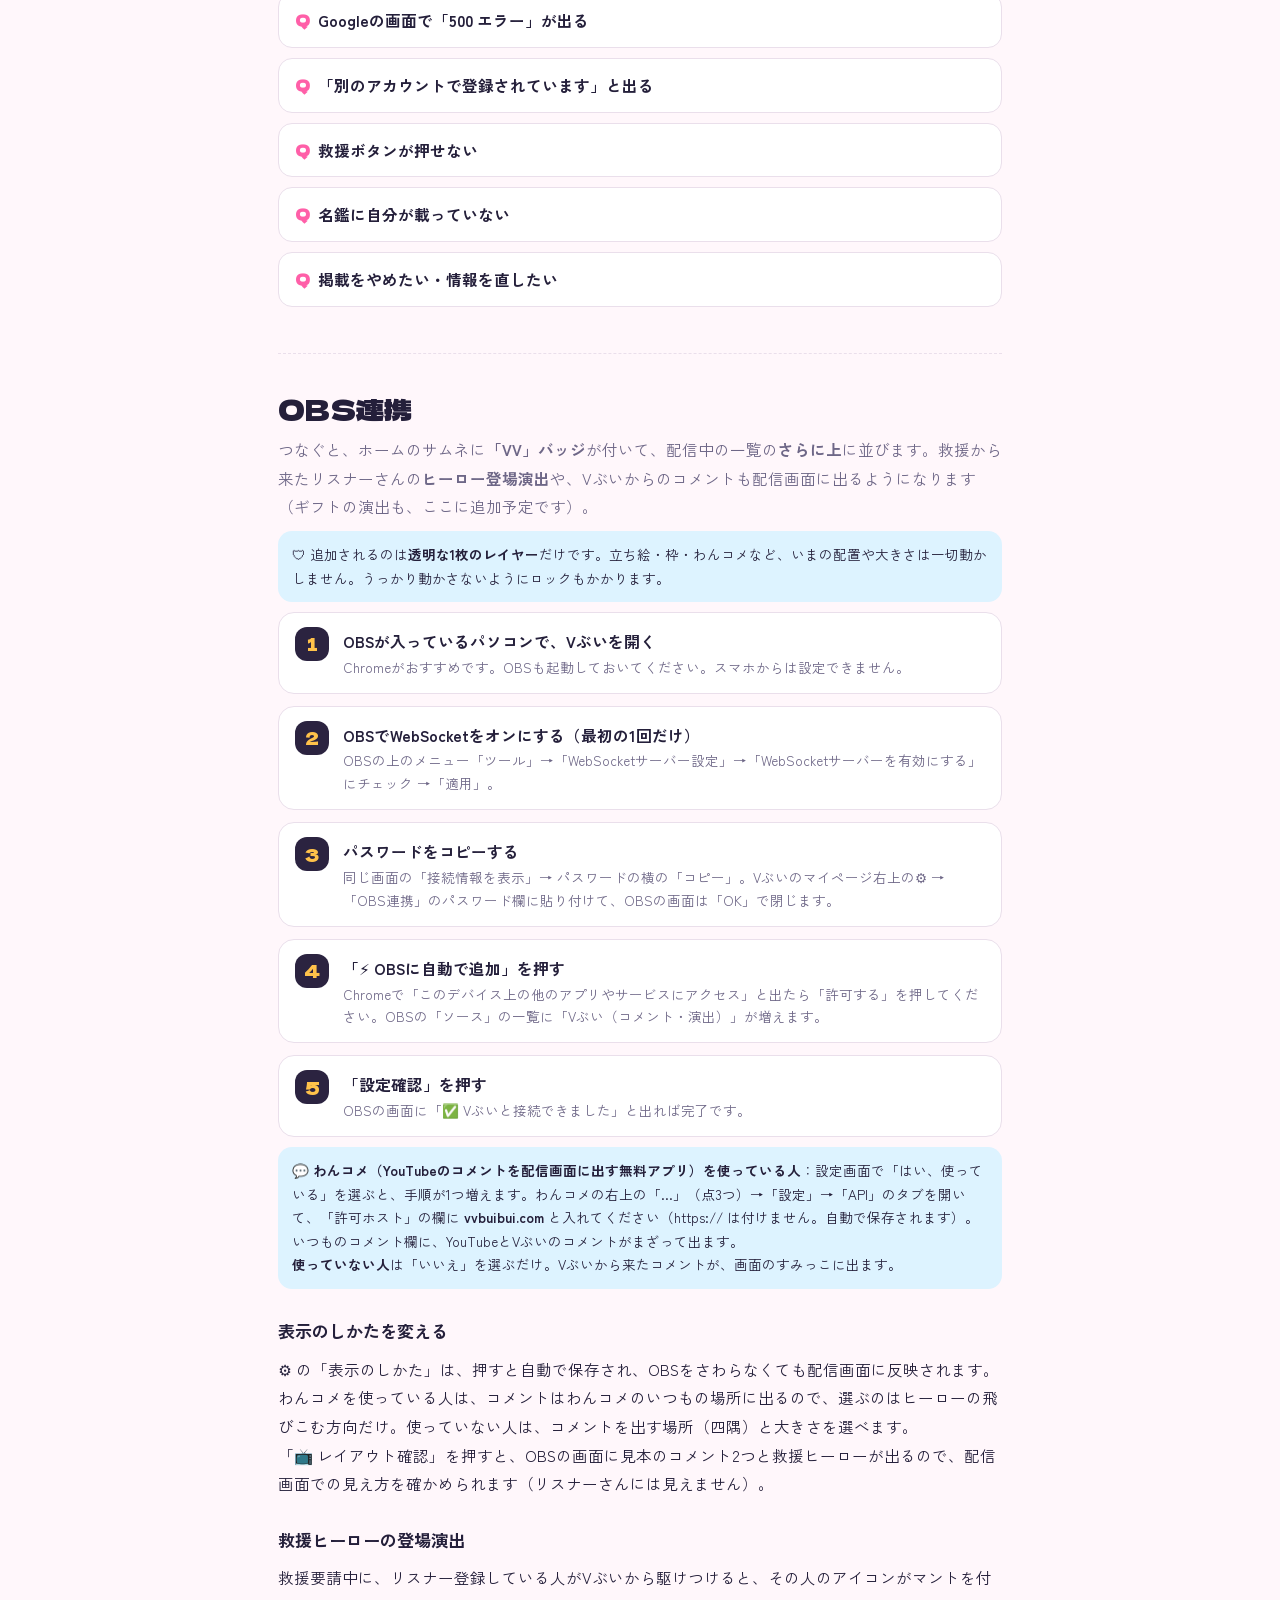
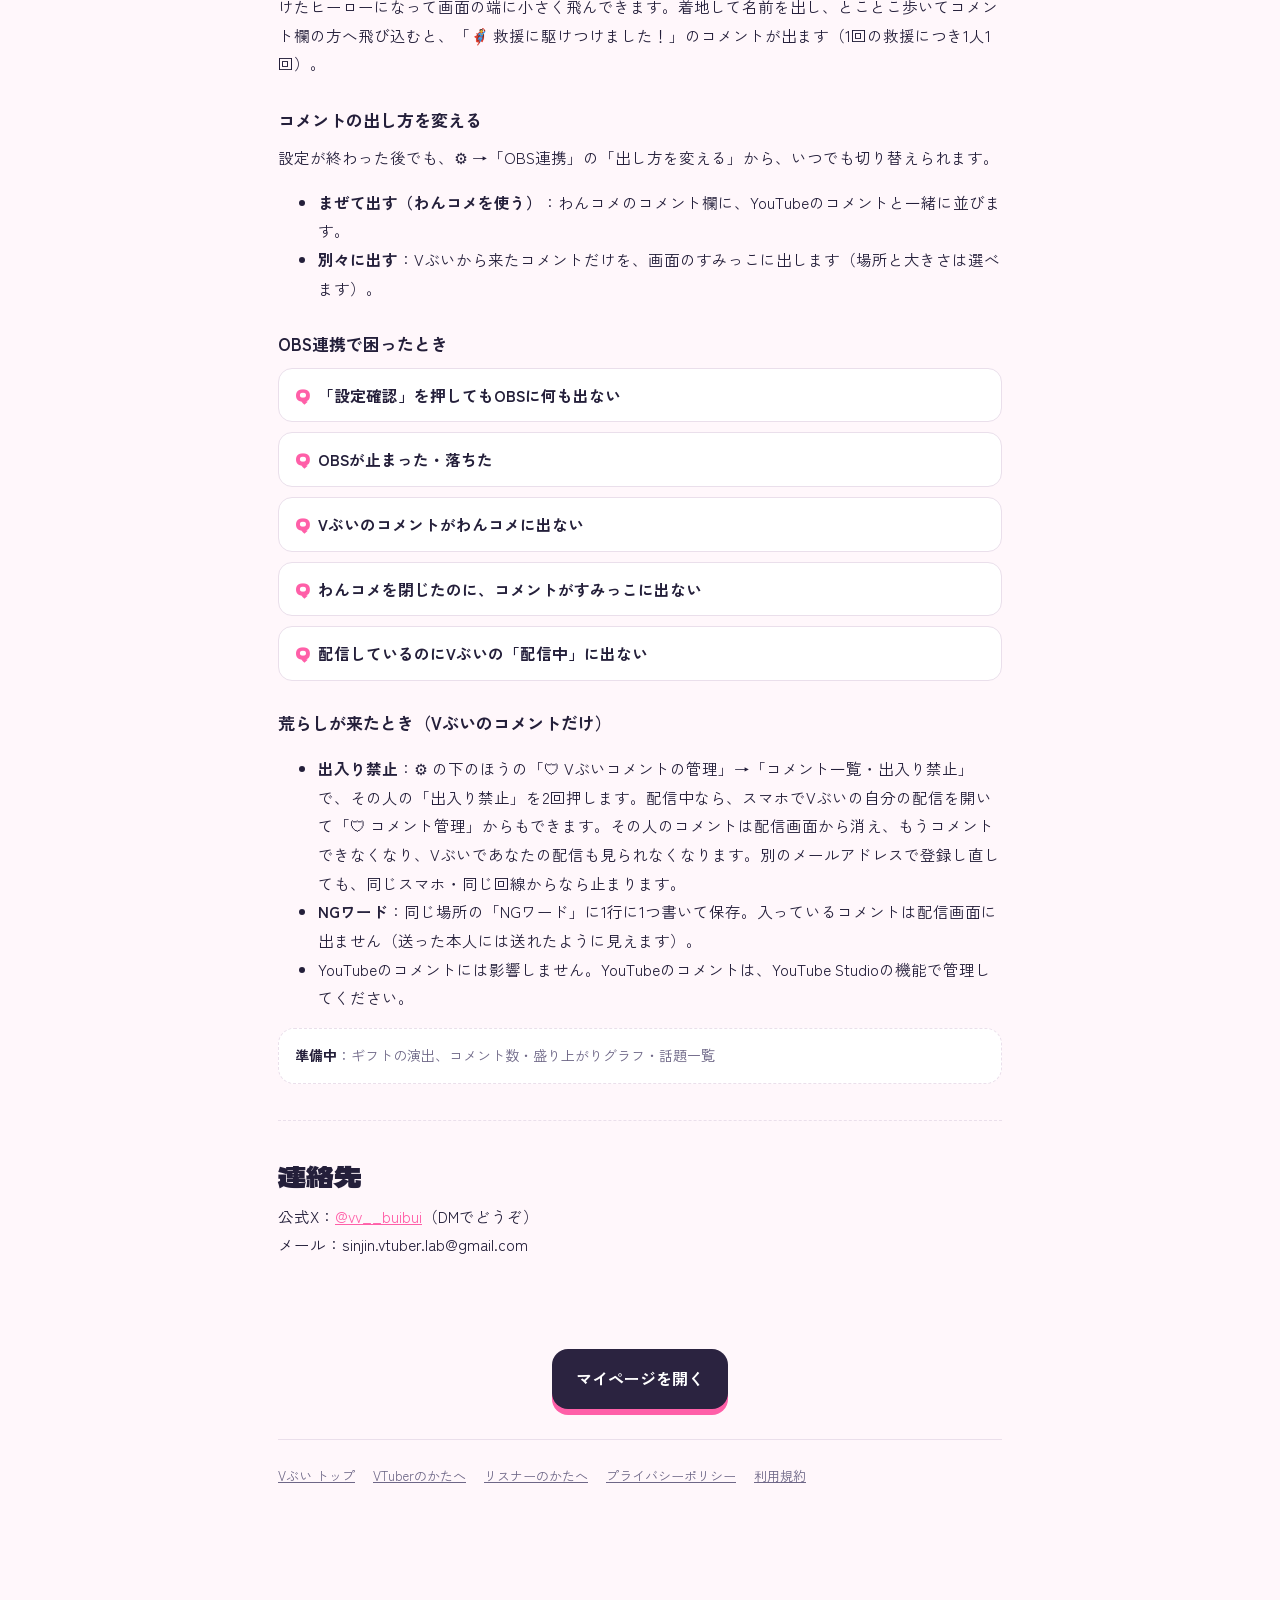
<file: guide-vtuber.html>
<!doctype html>
<html lang="ja">
<head>
<meta charset="utf-8">
<meta name="viewport" content="width=device-width,initial-scale=1,viewport-fit=cover">
<title>VTuber向け使い方ガイド｜Vぶい</title>
<meta name="description" content="Vぶいの本人登録、コラボ相手さがし、救援通知、同期ランキングの使い方と、困ったときの対処法。">
<link rel="icon" href="icon-192.png">
<link rel="apple-touch-icon" href="icon-180.png">
<link rel="preconnect" href="https://fonts.googleapis.com">
<link rel="preconnect" href="https://fonts.gstatic.com" crossorigin>
<link rel="stylesheet" href="https://fonts.googleapis.com/css2?family=Dela+Gothic+One&family=Zen+Kaku+Gothic+New:wght@400;500;700&display=swap">
<link rel="stylesheet" href="lp.css">
</head>
<body>
<div class="wrap">
<header class="top">
  <a href="./"><img src="logo.png" alt="Vぶい"></a>
  <a class="app" href="./?tab=my">マイページへ</a>
</header>

<div class="hero" style="padding-bottom:24px">
  <span class="kicker">VTuberのかたへ</span>
  <h1>使い方ガイド</h1>
  <p>本人登録してから使える機能の、やり方と困ったときの対処法です。</p>
  <div class="toc" style="justify-content:center">
    <a href="#register">本人登録</a><a href="#collab">コラボ相手さがし</a><a href="#rescue">救援通知</a><a href="#rank">同期ランキング</a><a href="#trouble">困ったとき</a><a href="#obs">OBS連携</a><a href="#contact">連絡先</a>
  </div>
</div>

<section class="guide" id="register">
  <h2>本人登録</h2>
  <p class="lead">本人登録すると、下の機能が全部使えるようになります。無料です。</p>
  <ol class="steps">
    <li><p style="margin:0"><b>Vぶいの「マイ」を開く</b><span>画面の下の「マイ」タブです。</span></p></li>
    <li><p style="margin:0"><b>「YouTubeのアカウントで本人登録」を押す</b><span>配信しているチャンネルのGoogleアカウントでログインします。</span></p></li>
    <li><p style="margin:0"><b>チャンネルを選ぶ</b><span>1つのアカウントにチャンネルが複数ある場合は、登録したいチャンネルを選んでください。</span></p></li>
    <li><p style="margin:0"><b>「YouTube アカウントの表示」にチェックを入れて「続行」</b><span>チャンネルの持ち主か確かめるための許可です。チェックを外すと登録できません。</span></p></li>
    <li><p style="margin:0"><b>「✅ 本人登録済み」と出たら完了</b><span>名鑑のカードに「本人登録」のバッジが付き、配信中の一覧でいちばん上に並ぶようになります。</span></p></li>
  </ol>
  <h3>チャンネルを2つ以上登録したい</h3>
  <p>マイページの「＋ 別のチャンネルも本人登録する」を押して、もう一度ログインし、別のチャンネルを選んでください。登録したチャンネルは、マイページに全部並びます。</p>
  <h3>登録をやめたい</h3>
  <p>マイページの「本人登録を解除する」を2回押すと解除できます。Googleアカウントの <a href="https://myaccount.google.com/connections" target="_blank" rel="noopener">サードパーティ製のアプリとサービス</a> から、Vぶいへの許可を取り消すこともできます。</p>
</section>

<section class="guide" id="collab">
  <h2>コラボ相手さがし</h2>
  <p class="lead">同じ時期にデビューした子同士で、コラボ相手が見つかります。</p>
  <h3>募集する側</h3>
  <ol class="steps">
    <li><p style="margin:0"><b>マイページで「コラボ相手を募集する」をオンにする</b><span>スイッチが緑になればオンです。</span></p></li>
    <li><p style="margin:0"><b>得意なジャンルを選ぶ（5つまで）</b><span>雑談・ゲーム・歌・ASMR・お絵描き・企画・ホラー・FPS・マイクラ・その他から選べます。</span></p></li>
    <li><p style="margin:0"><b>XのIDを入れて「保存する」</b><span>コラボが成立した相手にだけ見えます。「@」はあってもなくても大丈夫です。</span></p></li>
  </ol>
  <h3>申請する側</h3>
  <p>マイページ →「🎙 VTuber」タブの下に「コラボ相手をさがす」があります。募集中の子の「申請する」を押して、例文から選ぶか自分で書いて送ってください。申請は1日10件までです。</p>
  <h3>申請が届いたら</h3>
  <p>マイの「VTuber」タブに赤い数字が付いて、通知をオンにしていればスマホにも届きます。「🤝 OKする」を押すとコラボ成立。<b>お互いのXが見えるようになり</b>、あいさつ文をコピーしてDMで連絡できます。「今回は見送る」も選べます（相手には「今回は見送りになりました」とだけ表示されます）。</p>
  <div class="note-box">💡 XのIDは、コラボが成立した相手にだけ見えます。申請するには、先に自分のXのIDを保存してください。<br>「まだ未登録です」と出ている子は、本人登録していないので申請できません。</div>
</section>

<section class="guide" id="rescue">
  <h2>救援通知（1日1回のSOS）</h2>
  <p class="lead">人が少なくてつらい時に、リスナーさんを呼べる機能です。</p>
  <ol class="steps">
    <li><p style="margin:0"><b>配信を始める</b><span>配信中しか使えません。配信が始まってから、Vぶいが気づくまで数分かかることがあります。</span></p></li>
    <li><p style="margin:0"><b>マイページの「🆘 救援を呼ぶ」を押す</b><span>ひとことも添えられます（40文字まで）。例：初見さん歓迎！ゲーム実況中</span></p></li>
    <li><p style="margin:0"><b>もう一度押して確定</b><span>押し間違えないように、2回押す形になっています。</span></p></li>
  </ol>
  <p>押すと、Vぶいのホームのいちばん上に<b>10分間「救援要請中！」</b>と表示されます。駆けつけたリスナーさんには「ヒーローバッジ」が付き、配信画面に「コメントで『救援きたよ』って伝えてあげてね」と出ます。</p>
  <div class="note-box">救援は1日1回（日本時間の0時にリセット）です。本当に来てほしい時にとっておきましょう。</div>
</section>

<section class="guide" id="rank">
  <h2>同期ランキング</h2>
  <p>名鑑 →「同期ランキング」で、同じ月に初配信した子同士の順位が見られます。比べられるのは、配信時間・配信回数・登録者・登録者の伸び（30日）です。</p>
  <p>数字はYouTubeで公開されている情報から毎日自動で集めているので、何もしなくても反映されます。初配信の月は、Vぶいが最初に見つけた配信の日付をもとにしています。</p>
</section>

<section class="guide" id="trouble">
  <h2>困ったとき</h2>
  <div class="faq">
    <details><summary>「このアプリはGoogleで確認されていません」と出る</summary><p>いまGoogleの審査中のため表示されます。「詳細」→「Vぶい（安全ではないページ）に移動」で進んでください。審査が終わると出なくなります。</p></details>
    <details><summary>「YouTubeチャンネルがありませんでした」と出る</summary><p>ログインしたGoogleアカウントに、YouTubeチャンネルがありません。配信しているチャンネルのアカウントでログインし直してください。ブランドアカウントの場合は、Googleの画面でチャンネルを選ぶ画面が出るので、そこで選んでください。</p></details>
    <details><summary>「YouTubeの表示を許可してもらえなかった」と出る</summary><p>Googleの画面で「YouTube アカウントの表示」のチェックが外れていました。もう一度「本人登録」を押して、チェックを入れたまま進んでください。</p></details>
    <details><summary>Googleの画面で「500 エラー」が出る</summary><p>Google側の一時的なエラーです。数分おいてから、もう一度お試しください。ブラウザのシークレットウィンドウで試すとうまくいくことがあります。</p></details>
    <details><summary>「別のアカウントで登録されています」と出る</summary><p>そのチャンネルは、すでに別のGoogleアカウントで本人登録されています。心当たりがない場合は、公式Xかメールでご連絡ください。</p></details>
    <details><summary>救援ボタンが押せない</summary><p>配信中しか押せません。配信を始めた直後は、Vぶいが気づくまで数分かかります。また、その日すでに使った場合は翌日まで押せません。</p></details>
    <details><summary>名鑑に自分が載っていない</summary><p>本人登録すると、その場で名鑑に追加されます。反映まで少し時間がかかることがあります。</p></details>
    <details><summary>掲載をやめたい・情報を直したい</summary><p>下の連絡先に、チャンネル名かチャンネルのURLを添えてご連絡ください。確認して、すぐに対応します。</p></details>
  </div>
</section>

<section class="guide" id="obs">
  <h2>OBS連携</h2>
  <p class="lead">つなぐと、ホームのサムネに<b>「VV」バッジ</b>が付いて、配信中の一覧の<b>さらに上</b>に並びます。救援から来たリスナーさんの<b>ヒーロー登場演出</b>や、Vぶいからのコメントも配信画面に出るようになります（ギフトの演出も、ここに追加予定です）。</p>
  <div class="note-box">🛡 追加されるのは<b>透明な1枚のレイヤー</b>だけです。立ち絵・枠・わんコメなど、いまの配置や大きさは一切動かしません。うっかり動かさないようにロックもかかります。</div>
  <ol class="steps">
    <li><p style="margin:0"><b>OBSが入っているパソコンで、Vぶいを開く</b><span>Chromeがおすすめです。OBSも起動しておいてください。スマホからは設定できません。</span></p></li>
    <li><p style="margin:0"><b>OBSでWebSocketをオンにする（最初の1回だけ）</b><span>OBSの上のメニュー「ツール」→「WebSocketサーバー設定」→「WebSocketサーバーを有効にする」にチェック →「適用」。</span></p></li>
    <li><p style="margin:0"><b>パスワードをコピーする</b><span>同じ画面の「接続情報を表示」→ パスワードの横の「コピー」。Vぶいのマイページ右上の⚙ →「OBS連携」のパスワード欄に貼り付けて、OBSの画面は「OK」で閉じます。</span></p></li>
    <li><p style="margin:0"><b>「⚡ OBSに自動で追加」を押す</b><span>Chromeで「このデバイス上の他のアプリやサービスにアクセス」と出たら「許可する」を押してください。OBSの「ソース」の一覧に「Vぶい（コメント・演出）」が増えます。</span></p></li>
    <li><p style="margin:0"><b>「設定確認」を押す</b><span>OBSの画面に「✅ Vぶいと接続できました」と出れば完了です。</span></p></li>
  </ol>
  <div class="note-box">💬 <b>わんコメ（YouTubeのコメントを配信画面に出す無料アプリ）を使っている人</b>：設定画面で「はい、使っている」を選ぶと、手順が1つ増えます。わんコメの右上の「…」（点3つ）→「設定」→「API」のタブを開いて、「許可ホスト」の欄に <b>vvbuibui.com</b> と入れてください（https:// は付けません。自動で保存されます）。いつものコメント欄に、YouTubeとVぶいのコメントがまざって出ます。<br>
  <b>使っていない人</b>は「いいえ」を選ぶだけ。Vぶいから来たコメントが、画面のすみっこに出ます。</div>
  <h3>表示のしかたを変える</h3>
  <p>⚙ の「表示のしかた」は、押すと自動で保存され、OBSをさわらなくても配信画面に反映されます。わんコメを使っている人は、コメントはわんコメのいつもの場所に出るので、選ぶのはヒーローの飛びこむ方向だけ。使っていない人は、コメントを出す場所（四隅）と大きさを選べます。<br>「📺 レイアウト確認」を押すと、OBSの画面に見本のコメント2つと救援ヒーローが出るので、配信画面での見え方を確かめられます（リスナーさんには見えません）。</p>
  <h3>救援ヒーローの登場演出</h3>
  <p>救援要請中に、リスナー登録している人がVぶいから駆けつけると、その人のアイコンがマントを付けたヒーローになって画面の端に小さく飛んできます。着地して名前を出し、とことこ歩いてコメント欄の方へ飛び込むと、「🦸 救援に駆けつけました！」のコメントが出ます（1回の救援につき1人1回）。</p>
  <h3>コメントの出し方を変える</h3>
  <p>設定が終わった後でも、⚙ →「OBS連携」の「出し方を変える」から、いつでも切り替えられます。</p>
  <ul>
    <li><b>まぜて出す（わんコメを使う）</b>：わんコメのコメント欄に、YouTubeのコメントと一緒に並びます。</li>
    <li><b>別々に出す</b>：Vぶいから来たコメントだけを、画面のすみっこに出します（場所と大きさは選べます）。</li>
  </ul>
  <h3>OBS連携で困ったとき</h3>
  <div class="faq">
    <details><summary>「設定確認」を押してもOBSに何も出ない</summary><p>OBSの「ソース」の一覧に「Vぶい（コメント・演出）」があって、その横の👁（目のマーク）が開いているか見てください。それでも出ない時は、<b>OBSをいったん終了して起動し直してから</b>（わんコメを使っている人はわんコメも）、もう一度「設定確認」を押してください。</p></details>
    <details><summary>OBSが止まった・落ちた</summary><p>「WebSocketサーバー設定」の画面を開いたままにしていると、止まることがあります。右下の「OK」でその小さい画面だけ閉じてから、OBSを起動し直してください。「セーフモードで起動しますか？」と聞かれたら、通常モードで起動して大丈夫です。</p></details>
    <details><summary>Vぶいのコメントがわんコメに出ない</summary><p>わんコメの右上の「…」→「設定」→「API」→「許可ホスト」に <b>vvbuibui.com</b> が入っているか確認してください（https:// は付けません）。わんコメのコメント欄がOBSにまだ入っていない人は、わんコメの「テンプレート」からURLをコピーして、OBSの「ソース」→「ブラウザ」に貼り付けてください。</p></details>
    <details><summary>わんコメを閉じたのに、コメントがすみっこに出ない</summary><p>Macは、ウィンドウの×を押してもアプリは動いたままです。わんコメを選んで<b>⌘Q</b>で終了すると、Vぶいのコメントは画面のすみっこに出ます。また起動すると、10秒くらいでわんコメに戻ります。</p></details>
    <details><summary>配信しているのにVぶいの「配信中」に出ない</summary><p>配信を「公開」にしているか確認してください（限定公開はVぶいが見つけられません）。OBS連携をしていれば、配信を始めてから1〜2分で出ます。</p></details>
  </div>
  <h3>荒らしが来たとき（Vぶいのコメントだけ）</h3>
  <ul>
    <li><b>出入り禁止</b>：⚙ の下のほうの「🛡 Vぶいコメントの管理」→「コメント一覧・出入り禁止」で、その人の「出入り禁止」を2回押します。配信中なら、スマホでVぶいの自分の配信を開いて「🛡 コメント管理」からもできます。その人のコメントは配信画面から消え、もうコメントできなくなり、Vぶいであなたの配信も見られなくなります。別のメールアドレスで登録し直しても、同じスマホ・同じ回線からなら止まります。</li>
    <li><b>NGワード</b>：同じ場所の「NGワード」に1行に1つ書いて保存。入っているコメントは配信画面に出ません（送った本人には送れたように見えます）。</li>
    <li>YouTubeのコメントには影響しません。YouTubeのコメントは、YouTube Studioの機能で管理してください。</li>
  </ul>
  <div class="soon-box" style="margin-top:12px"><b>準備中</b>：ギフトの演出、コメント数・盛り上がりグラフ・話題一覧</div>
</section>

<section class="guide" id="contact">
  <h2>連絡先</h2>
  <p>公式X：<a href="https://x.com/vv__buibui" target="_blank" rel="noopener">@vv__buibui</a>（DMでどうぞ）<br>メール：sinjin.vtuber.lab@gmail.com</p>
</section>

<div class="final">
  <a class="cta" href="./?tab=my">マイページを開く</a>
</div>

<footer>
  <a href="./">Vぶい トップ</a>
  <a href="for-vtuber.html">VTuberのかたへ</a>
  <a href="for-listener.html">リスナーのかたへ</a>
  <a href="privacy.html">プライバシーポリシー</a>
  <a href="terms.html">利用規約</a>
</footer>
</div>
<script>
(function(){var emb=window.parent!==window;if(emb)document.documentElement.classList.add("emb");
document.addEventListener("click",function(e){var a=e.target.closest("a[href]");if(!a||!emb)return;var h=a.getAttribute("href");var m=h.match(/^\.\/\?go=(listener|vtuber)/);
if(m){e.preventDefault();parent.postMessage({vbui:"join",role:m[1]},location.origin);return}
if(h==="./"||h.indexOf("./?")===0){e.preventDefault();parent.postMessage({vbui:"close"},location.origin);return}
if(/^(for-|guide-|privacy|terms)/.test(h)){return}
},true);})();
</script>
</body>
</html>
</file>
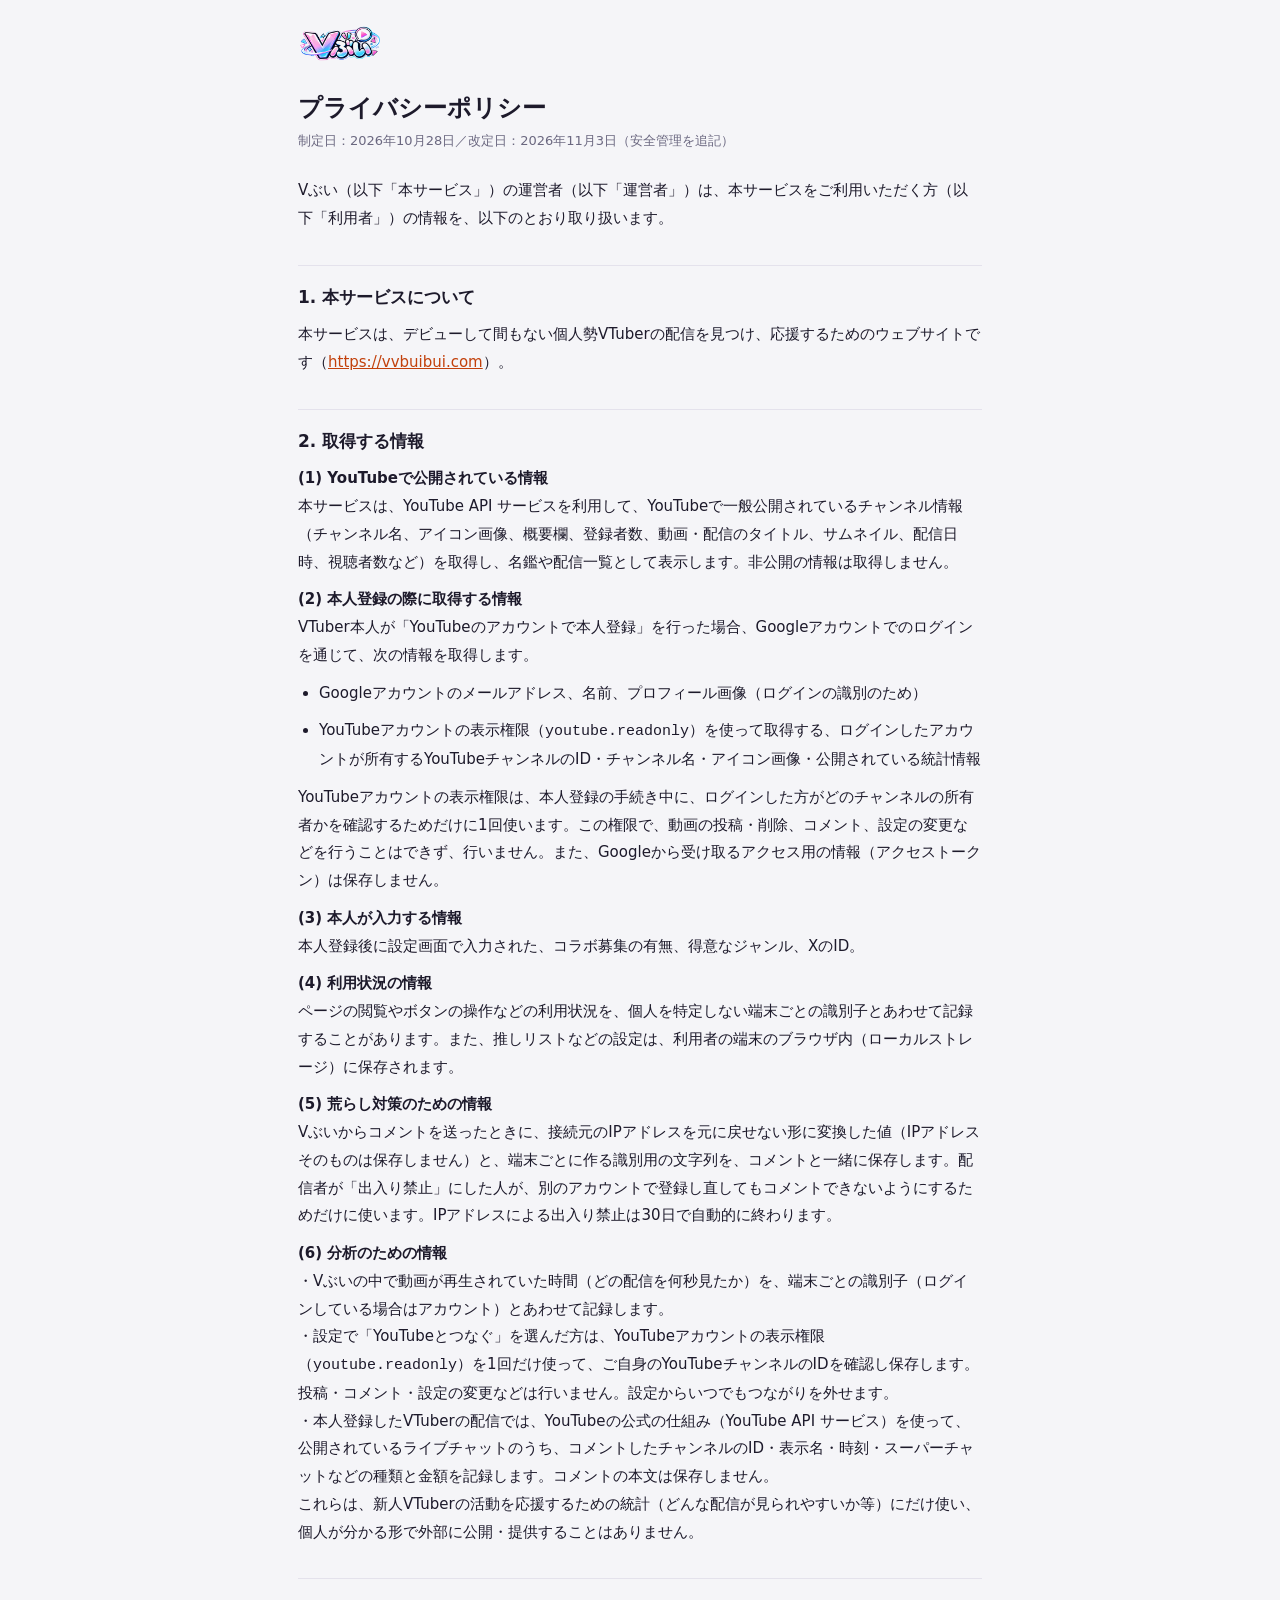
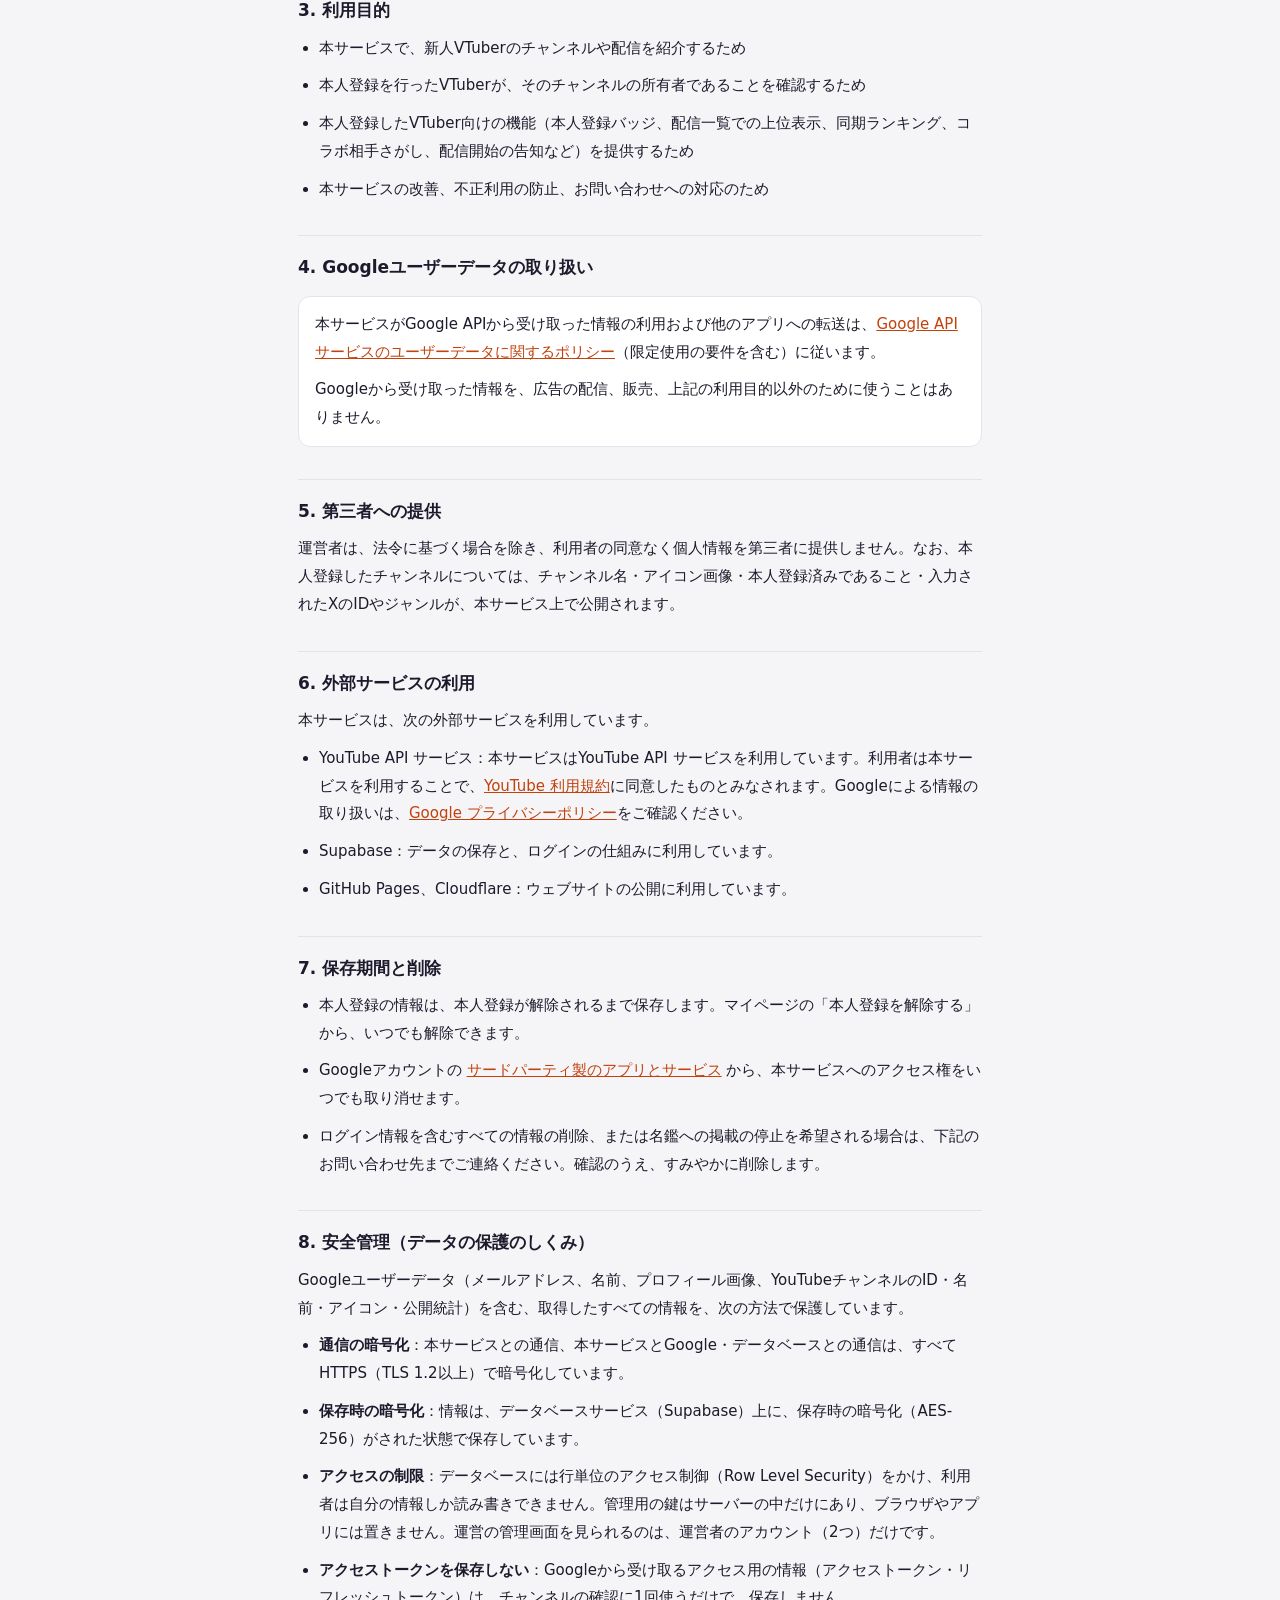
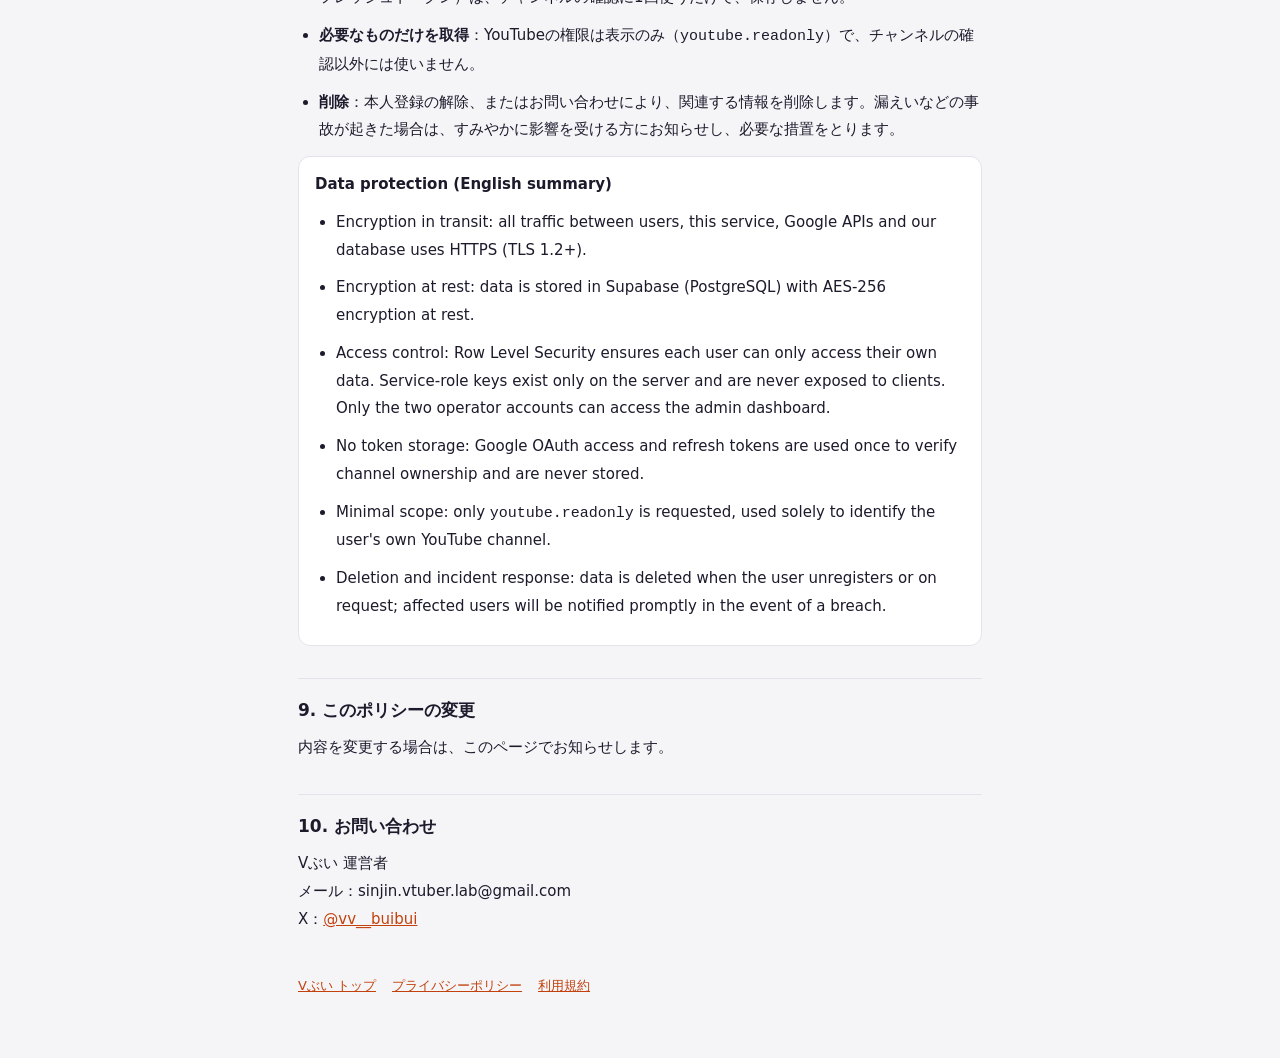
<file: privacy.html>
<!doctype html>
<html lang="ja">
<head>
<meta charset="utf-8">
<meta name="viewport" content="width=device-width,initial-scale=1,viewport-fit=cover">
<title>プライバシーポリシー｜Vぶい</title>
<link rel="icon" href="icon-192.png">
<style>
:root{--bg:#F5F5F8;--surface:#fff;--ink:#1D1A2B;--muted:#6B6880;--line:#E4E2EC;--accent:#C2410C;color-scheme:light}
@media (prefers-color-scheme:dark){:root{--bg:#0F0E15;--surface:#1A1824;--ink:#F1EFF7;--muted:#9C98AE;--line:#2C2939;--accent:#FFC24A;color-scheme:dark}}
*{box-sizing:border-box}
body{margin:0;background:var(--bg);color:var(--ink);font:15px/1.85 "Hiragino Sans","Noto Sans JP",system-ui,sans-serif;-webkit-text-size-adjust:100%}
main{max-width:720px;margin:0 auto;padding-block:24px 64px;padding-left:max(18px,env(safe-area-inset-left,0px));padding-right:max(18px,env(safe-area-inset-right,0px))}
header{display:flex;align-items:center;gap:10px;margin-bottom:20px}
header img{height:38px;width:auto}
header a{color:inherit;text-decoration:none}
h1{font-size:24px;line-height:1.4;margin:8px 0 4px;text-wrap:balance}
.date{color:var(--muted);font-size:13px;margin:0 0 24px}
h2{font-size:17px;margin:32px 0 8px;padding-top:16px;border-top:1px solid var(--line)}
p,li{margin:0 0 10px}
ul,ol{padding-left:1.4em;margin:0 0 10px}
.box{background:var(--surface);border:1px solid var(--line);border-radius:12px;padding:14px 16px;margin:12px 0}
a{color:var(--accent)}
footer{margin-top:40px;color:var(--muted);font-size:13px;display:flex;gap:16px;flex-wrap:wrap}
</style>
</head>
<body>
<main>
<header><a href="./"><img src="logo.png" alt="Vぶい"></a></header>
<h1>プライバシーポリシー</h1>
<p class="date">制定日：2026年10月28日／改定日：2026年11月3日（安全管理を追記）</p>

<p>Vぶい（以下「本サービス」）の運営者（以下「運営者」）は、本サービスをご利用いただく方（以下「利用者」）の情報を、以下のとおり取り扱います。</p>

<h2>1. 本サービスについて</h2>
<p>本サービスは、デビューして間もない個人勢VTuberの配信を見つけ、応援するためのウェブサイトです（<a href="https://vvbuibui.com">https://vvbuibui.com</a>）。</p>

<h2>2. 取得する情報</h2>
<p><b>(1) YouTubeで公開されている情報</b><br>
本サービスは、YouTube API サービスを利用して、YouTubeで一般公開されているチャンネル情報（チャンネル名、アイコン画像、概要欄、登録者数、動画・配信のタイトル、サムネイル、配信日時、視聴者数など）を取得し、名鑑や配信一覧として表示します。非公開の情報は取得しません。</p>
<p><b>(2) 本人登録の際に取得する情報</b><br>
VTuber本人が「YouTubeのアカウントで本人登録」を行った場合、Googleアカウントでのログインを通じて、次の情報を取得します。</p>
<ul>
<li>Googleアカウントのメールアドレス、名前、プロフィール画像（ログインの識別のため）</li>
<li>YouTubeアカウントの表示権限（<code>youtube.readonly</code>）を使って取得する、ログインしたアカウントが所有するYouTubeチャンネルのID・チャンネル名・アイコン画像・公開されている統計情報</li>
</ul>
<p>YouTubeアカウントの表示権限は、本人登録の手続き中に、ログインした方がどのチャンネルの所有者かを確認するためだけに1回使います。この権限で、動画の投稿・削除、コメント、設定の変更などを行うことはできず、行いません。また、Googleから受け取るアクセス用の情報（アクセストークン）は保存しません。</p>
<p><b>(3) 本人が入力する情報</b><br>
本人登録後に設定画面で入力された、コラボ募集の有無、得意なジャンル、XのID。</p>
<p><b>(4) 利用状況の情報</b><br>
ページの閲覧やボタンの操作などの利用状況を、個人を特定しない端末ごとの識別子とあわせて記録することがあります。また、推しリストなどの設定は、利用者の端末のブラウザ内（ローカルストレージ）に保存されます。</p>

<p><b>(5) 荒らし対策のための情報</b><br>
Vぶいからコメントを送ったときに、接続元のIPアドレスを元に戻せない形に変換した値（IPアドレスそのものは保存しません）と、端末ごとに作る識別用の文字列を、コメントと一緒に保存します。配信者が「出入り禁止」にした人が、別のアカウントで登録し直してもコメントできないようにするためだけに使います。IPアドレスによる出入り禁止は30日で自動的に終わります。</p>
<p><b>(6) 分析のための情報</b><br>
・Vぶいの中で動画が再生されていた時間（どの配信を何秒見たか）を、端末ごとの識別子（ログインしている場合はアカウント）とあわせて記録します。<br>
・設定で「YouTubeとつなぐ」を選んだ方は、YouTubeアカウントの表示権限（<code>youtube.readonly</code>）を1回だけ使って、ご自身のYouTubeチャンネルのIDを確認し保存します。投稿・コメント・設定の変更などは行いません。設定からいつでもつながりを外せます。<br>
・本人登録したVTuberの配信では、YouTubeの公式の仕組み（YouTube API サービス）を使って、公開されているライブチャットのうち、コメントしたチャンネルのID・表示名・時刻・スーパーチャットなどの種類と金額を記録します。コメントの本文は保存しません。<br>
これらは、新人VTuberの活動を応援するための統計（どんな配信が見られやすいか等）にだけ使い、個人が分かる形で外部に公開・提供することはありません。</p>
<h2>3. 利用目的</h2>
<ul>
<li>本サービスで、新人VTuberのチャンネルや配信を紹介するため</li>
<li>本人登録を行ったVTuberが、そのチャンネルの所有者であることを確認するため</li>
<li>本人登録したVTuber向けの機能（本人登録バッジ、配信一覧での上位表示、同期ランキング、コラボ相手さがし、配信開始の告知など）を提供するため</li>
<li>本サービスの改善、不正利用の防止、お問い合わせへの対応のため</li>
</ul>

<h2>4. Googleユーザーデータの取り扱い</h2>
<div class="box">
<p>本サービスがGoogle APIから受け取った情報の利用および他のアプリへの転送は、<a href="https://developers.google.com/terms/api-services-user-data-policy" target="_blank" rel="noopener">Google API サービスのユーザーデータに関するポリシー</a>（限定使用の要件を含む）に従います。</p>
<p style="margin:0">Googleから受け取った情報を、広告の配信、販売、上記の利用目的以外のために使うことはありません。</p>
</div>

<h2>5. 第三者への提供</h2>
<p>運営者は、法令に基づく場合を除き、利用者の同意なく個人情報を第三者に提供しません。なお、本人登録したチャンネルについては、チャンネル名・アイコン画像・本人登録済みであること・入力されたXのIDやジャンルが、本サービス上で公開されます。</p>

<h2>6. 外部サービスの利用</h2>
<p>本サービスは、次の外部サービスを利用しています。</p>
<ul>
<li>YouTube API サービス：本サービスはYouTube API サービスを利用しています。利用者は本サービスを利用することで、<a href="https://www.youtube.com/t/terms" target="_blank" rel="noopener">YouTube 利用規約</a>に同意したものとみなされます。Googleによる情報の取り扱いは、<a href="https://policies.google.com/privacy" target="_blank" rel="noopener">Google プライバシーポリシー</a>をご確認ください。</li>
<li>Supabase：データの保存と、ログインの仕組みに利用しています。</li>
<li>GitHub Pages、Cloudflare：ウェブサイトの公開に利用しています。</li>
</ul>

<h2>7. 保存期間と削除</h2>
<ul>
<li>本人登録の情報は、本人登録が解除されるまで保存します。マイページの「本人登録を解除する」から、いつでも解除できます。</li>
<li>Googleアカウントの <a href="https://myaccount.google.com/permissions" target="_blank" rel="noopener">サードパーティ製のアプリとサービス</a> から、本サービスへのアクセス権をいつでも取り消せます。</li>
<li>ログイン情報を含むすべての情報の削除、または名鑑への掲載の停止を希望される場合は、下記のお問い合わせ先までご連絡ください。確認のうえ、すみやかに削除します。</li>
</ul>

<h2>8. 安全管理（データの保護のしくみ）</h2>
<p>Googleユーザーデータ（メールアドレス、名前、プロフィール画像、YouTubeチャンネルのID・名前・アイコン・公開統計）を含む、取得したすべての情報を、次の方法で保護しています。</p>
<ul>
<li><b>通信の暗号化</b>：本サービスとの通信、本サービスとGoogle・データベースとの通信は、すべてHTTPS（TLS 1.2以上）で暗号化しています。</li>
<li><b>保存時の暗号化</b>：情報は、データベースサービス（Supabase）上に、保存時の暗号化（AES-256）がされた状態で保存しています。</li>
<li><b>アクセスの制限</b>：データベースには行単位のアクセス制御（Row Level Security）をかけ、利用者は自分の情報しか読み書きできません。管理用の鍵はサーバーの中だけにあり、ブラウザやアプリには置きません。運営の管理画面を見られるのは、運営者のアカウント（2つ）だけです。</li>
<li><b>アクセストークンを保存しない</b>：Googleから受け取るアクセス用の情報（アクセストークン・リフレッシュトークン）は、チャンネルの確認に1回使うだけで、保存しません。</li>
<li><b>必要なものだけを取得</b>：YouTubeの権限は表示のみ（<code>youtube.readonly</code>）で、チャンネルの確認以外には使いません。</li>
<li><b>削除</b>：本人登録の解除、またはお問い合わせにより、関連する情報を削除します。漏えいなどの事故が起きた場合は、すみやかに影響を受ける方にお知らせし、必要な措置をとります。</li>
</ul>
<div class="box" lang="en">
<p><b>Data protection (English summary)</b></p>
<ul style="margin:0">
<li>Encryption in transit: all traffic between users, this service, Google APIs and our database uses HTTPS (TLS 1.2+).</li>
<li>Encryption at rest: data is stored in Supabase (PostgreSQL) with AES-256 encryption at rest.</li>
<li>Access control: Row Level Security ensures each user can only access their own data. Service-role keys exist only on the server and are never exposed to clients. Only the two operator accounts can access the admin dashboard.</li>
<li>No token storage: Google OAuth access and refresh tokens are used once to verify channel ownership and are never stored.</li>
<li>Minimal scope: only <code>youtube.readonly</code> is requested, used solely to identify the user's own YouTube channel.</li>
<li>Deletion and incident response: data is deleted when the user unregisters or on request; affected users will be notified promptly in the event of a breach.</li>
</ul></div>

<h2>9. このポリシーの変更</h2>
<p>内容を変更する場合は、このページでお知らせします。</p>

<h2>10. お問い合わせ</h2>
<p>Vぶい 運営者<br>
メール：sinjin.vtuber.lab@gmail.com<br>
X：<a href="https://x.com/vv__buibui" target="_blank" rel="noopener">@vv__buibui</a></p>
<footer><a href="./">Vぶい トップ</a><a href="privacy.html">プライバシーポリシー</a><a href="terms.html">利用規約</a></footer>
</main>
</body>
</html>
</file>
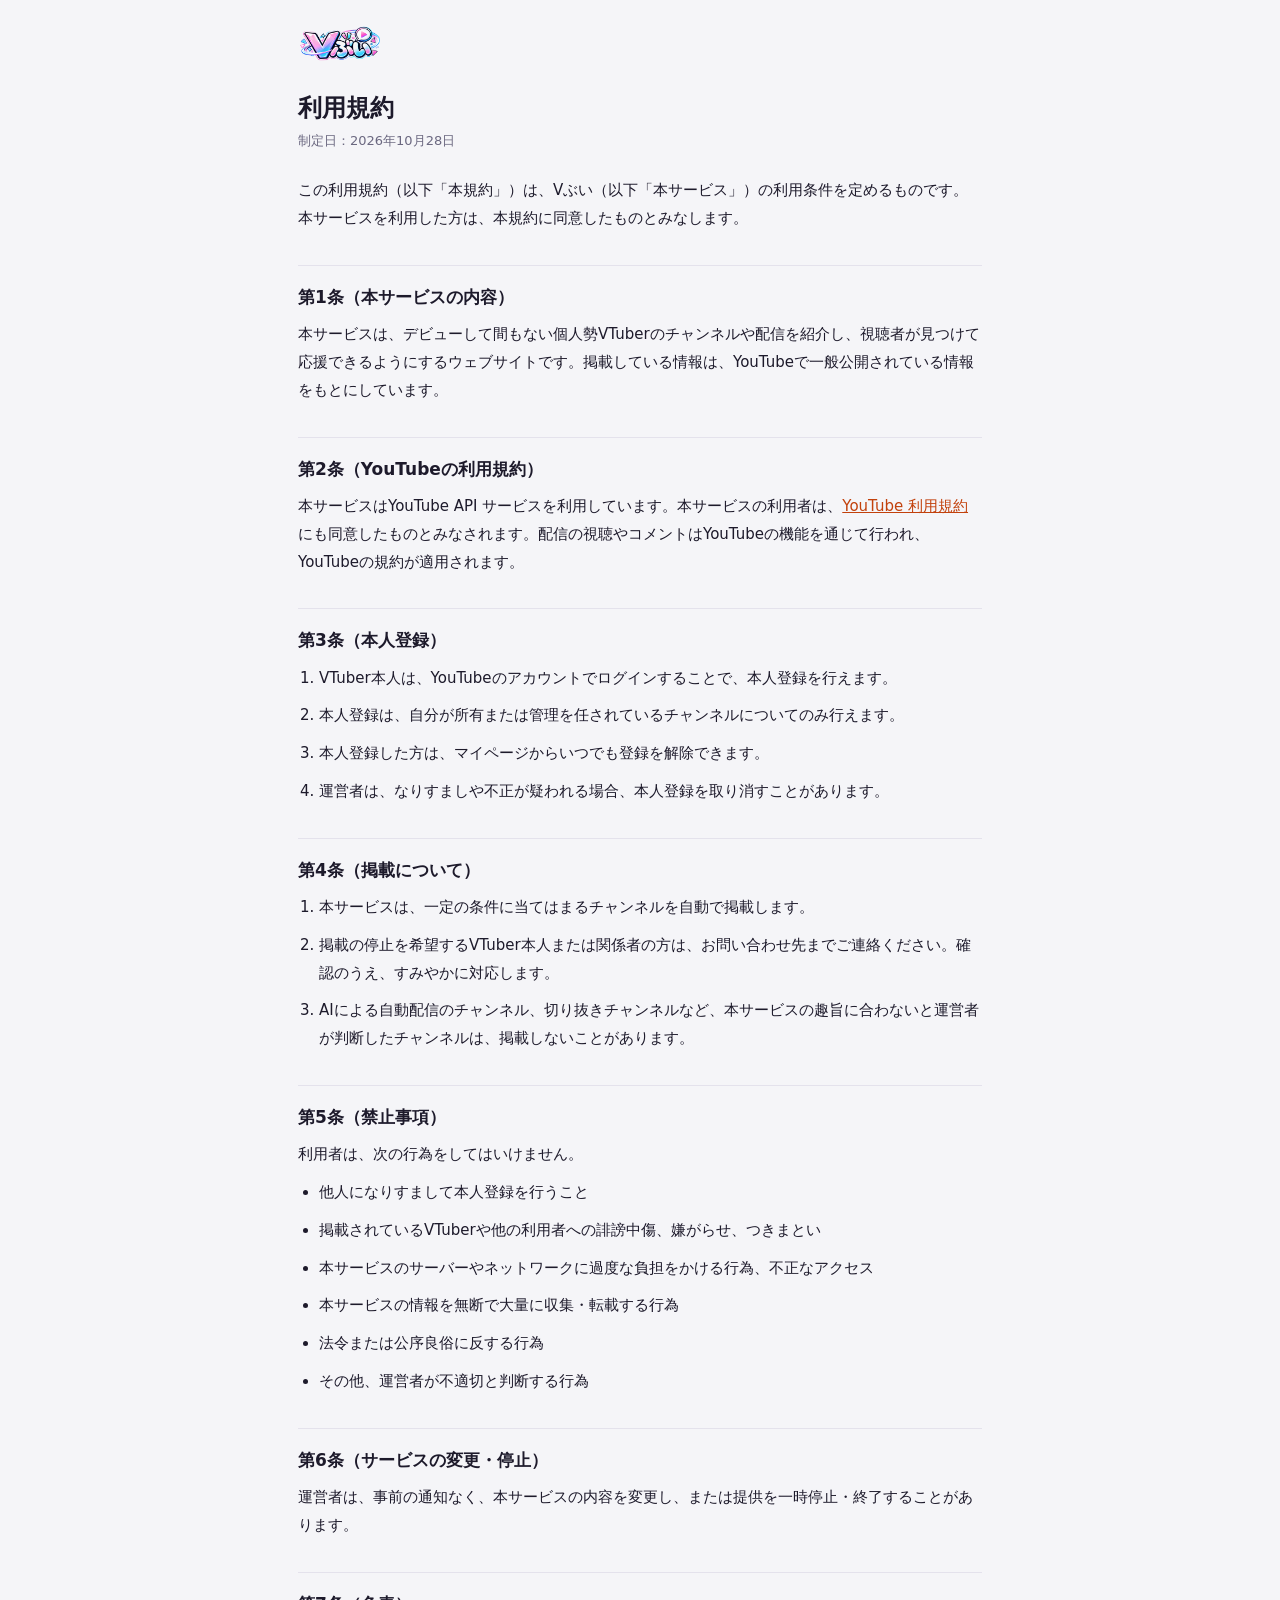
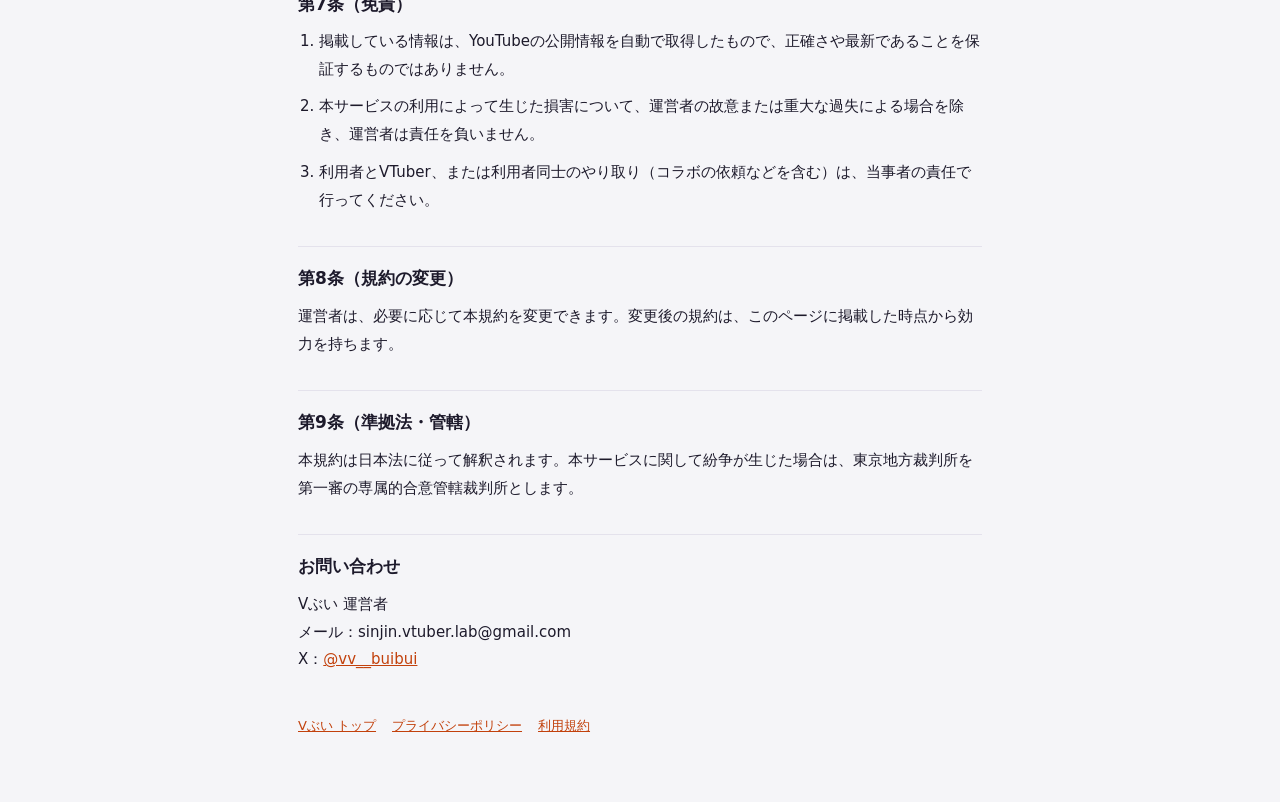
<file: terms.html>
<!doctype html>
<html lang="ja">
<head>
<meta charset="utf-8">
<meta name="viewport" content="width=device-width,initial-scale=1,viewport-fit=cover">
<title>利用規約｜Vぶい</title>
<link rel="icon" href="icon-192.png">
<style>
:root{--bg:#F5F5F8;--surface:#fff;--ink:#1D1A2B;--muted:#6B6880;--line:#E4E2EC;--accent:#C2410C;color-scheme:light}
@media (prefers-color-scheme:dark){:root{--bg:#0F0E15;--surface:#1A1824;--ink:#F1EFF7;--muted:#9C98AE;--line:#2C2939;--accent:#FFC24A;color-scheme:dark}}
*{box-sizing:border-box}
body{margin:0;background:var(--bg);color:var(--ink);font:15px/1.85 "Hiragino Sans","Noto Sans JP",system-ui,sans-serif;-webkit-text-size-adjust:100%}
main{max-width:720px;margin:0 auto;padding-block:24px 64px;padding-left:max(18px,env(safe-area-inset-left,0px));padding-right:max(18px,env(safe-area-inset-right,0px))}
header{display:flex;align-items:center;gap:10px;margin-bottom:20px}
header img{height:38px;width:auto}
header a{color:inherit;text-decoration:none}
h1{font-size:24px;line-height:1.4;margin:8px 0 4px;text-wrap:balance}
.date{color:var(--muted);font-size:13px;margin:0 0 24px}
h2{font-size:17px;margin:32px 0 8px;padding-top:16px;border-top:1px solid var(--line)}
p,li{margin:0 0 10px}
ul,ol{padding-left:1.4em;margin:0 0 10px}
.box{background:var(--surface);border:1px solid var(--line);border-radius:12px;padding:14px 16px;margin:12px 0}
a{color:var(--accent)}
footer{margin-top:40px;color:var(--muted);font-size:13px;display:flex;gap:16px;flex-wrap:wrap}
</style>
</head>
<body>
<main>
<header><a href="./"><img src="logo.png" alt="Vぶい"></a></header>
<h1>利用規約</h1>
<p class="date">制定日：2026年10月28日</p>

<p>この利用規約（以下「本規約」）は、Vぶい（以下「本サービス」）の利用条件を定めるものです。本サービスを利用した方は、本規約に同意したものとみなします。</p>

<h2>第1条（本サービスの内容）</h2>
<p>本サービスは、デビューして間もない個人勢VTuberのチャンネルや配信を紹介し、視聴者が見つけて応援できるようにするウェブサイトです。掲載している情報は、YouTubeで一般公開されている情報をもとにしています。</p>

<h2>第2条（YouTubeの利用規約）</h2>
<p>本サービスはYouTube API サービスを利用しています。本サービスの利用者は、<a href="https://www.youtube.com/t/terms" target="_blank" rel="noopener">YouTube 利用規約</a>にも同意したものとみなされます。配信の視聴やコメントはYouTubeの機能を通じて行われ、YouTubeの規約が適用されます。</p>

<h2>第3条（本人登録）</h2>
<ol>
<li>VTuber本人は、YouTubeのアカウントでログインすることで、本人登録を行えます。</li>
<li>本人登録は、自分が所有または管理を任されているチャンネルについてのみ行えます。</li>
<li>本人登録した方は、マイページからいつでも登録を解除できます。</li>
<li>運営者は、なりすましや不正が疑われる場合、本人登録を取り消すことがあります。</li>
</ol>

<h2>第4条（掲載について）</h2>
<ol>
<li>本サービスは、一定の条件に当てはまるチャンネルを自動で掲載します。</li>
<li>掲載の停止を希望するVTuber本人または関係者の方は、お問い合わせ先までご連絡ください。確認のうえ、すみやかに対応します。</li>
<li>AIによる自動配信のチャンネル、切り抜きチャンネルなど、本サービスの趣旨に合わないと運営者が判断したチャンネルは、掲載しないことがあります。</li>
</ol>

<h2>第5条（禁止事項）</h2>
<p>利用者は、次の行為をしてはいけません。</p>
<ul>
<li>他人になりすまして本人登録を行うこと</li>
<li>掲載されているVTuberや他の利用者への誹謗中傷、嫌がらせ、つきまとい</li>
<li>本サービスのサーバーやネットワークに過度な負担をかける行為、不正なアクセス</li>
<li>本サービスの情報を無断で大量に収集・転載する行為</li>
<li>法令または公序良俗に反する行為</li>
<li>その他、運営者が不適切と判断する行為</li>
</ul>

<h2>第6条（サービスの変更・停止）</h2>
<p>運営者は、事前の通知なく、本サービスの内容を変更し、または提供を一時停止・終了することがあります。</p>

<h2>第7条（免責）</h2>
<ol>
<li>掲載している情報は、YouTubeの公開情報を自動で取得したもので、正確さや最新であることを保証するものではありません。</li>
<li>本サービスの利用によって生じた損害について、運営者の故意または重大な過失による場合を除き、運営者は責任を負いません。</li>
<li>利用者とVTuber、または利用者同士のやり取り（コラボの依頼などを含む）は、当事者の責任で行ってください。</li>
</ol>

<h2>第8条（規約の変更）</h2>
<p>運営者は、必要に応じて本規約を変更できます。変更後の規約は、このページに掲載した時点から効力を持ちます。</p>

<h2>第9条（準拠法・管轄）</h2>
<p>本規約は日本法に従って解釈されます。本サービスに関して紛争が生じた場合は、東京地方裁判所を第一審の専属的合意管轄裁判所とします。</p>

<h2>お問い合わせ</h2>
<p>Vぶい 運営者<br>
メール：sinjin.vtuber.lab@gmail.com<br>
X：<a href="https://x.com/vv__buibui" target="_blank" rel="noopener">@vv__buibui</a></p>
<footer><a href="./">Vぶい トップ</a><a href="privacy.html">プライバシーポリシー</a><a href="terms.html">利用規約</a></footer>
</main>
</body>
</html>
</file>
<file: lp.css>
:root{
  --bg:#FFF7FB; --surface:#FFFFFF; --ink:#241F3A; --muted:#6E6787; --line:#EADFEB;
  --pink:#FF5FA8; --pink-soft:#FFE3F0; --sky:#3FB8F5; --sky-soft:#DDF3FF; --navy:#2B2340; --gold:#FFC24A;
  --f-d:"Dela Gothic One","Hiragino Sans","Noto Sans JP",sans-serif;
  --f-b:"Zen Kaku Gothic New","Hiragino Sans","Noto Sans JP",system-ui,sans-serif;
  color-scheme:light;
}
@media (prefers-color-scheme:dark){:root{
  --bg:#130F1E; --surface:#1D1830; --ink:#F3EFFA; --muted:#A9A2BE; --line:#2F2845;
  --pink:#FF7AB8; --pink-soft:#3A1F33; --sky:#5CC6FA; --sky-soft:#17304A; --navy:#0B0914; --gold:#FFC24A; color-scheme:dark}}
*{box-sizing:border-box}
html{-webkit-text-size-adjust:100%}
body{margin:0;background:var(--bg);color:var(--ink);font:15.5px/1.85 var(--f-b)}
a{color:var(--pink)}
.wrap{max-width:760px;margin:0 auto;padding-left:max(18px,env(safe-area-inset-left,0px));padding-right:max(18px,env(safe-area-inset-right,0px))}
header.top{display:flex;align-items:center;justify-content:space-between;padding-block:14px}
header.top img{height:40px;width:auto;display:block}
header.top a.app{font-size:13px;font-weight:700;color:var(--ink);text-decoration:none;border:1.5px solid var(--line);border-radius:999px;padding:6px 14px;background:var(--surface)}

.hero{padding-block:28px 40px;text-align:center}
.hero .kicker{display:inline-block;font-weight:700;font-size:13px;color:var(--pink);background:var(--pink-soft);border-radius:999px;padding:4px 14px;margin-bottom:14px}
.hero h1{font-family:var(--f-d);font-weight:400;font-size:clamp(30px,8vw,48px);line-height:1.3;margin:0 0 16px;text-wrap:balance}
.hero h1 em{font-style:normal;background:linear-gradient(90deg,var(--pink),var(--sky));-webkit-background-clip:text;background-clip:text;color:transparent}
.hero p{margin:0 auto 22px;max-width:34em;color:var(--muted)}
.cta{display:inline-flex;align-items:center;gap:10px;background:var(--navy);color:#fff;text-decoration:none;font-weight:700;font-size:16px;border-radius:16px;padding:15px 24px;box-shadow:0 6px 0 var(--pink)}
.cta:active{transform:translateY(3px);box-shadow:0 3px 0 var(--pink)}
.cta svg{width:20px;height:20px}
.cta-note{display:block;margin-top:14px;font-size:12.5px;color:var(--muted)}

section{padding-block:36px;border-top:1px dashed var(--line)}
h2{font-family:var(--f-d);font-weight:400;font-size:clamp(22px,5.5vw,28px);line-height:1.4;margin:0 0 6px;text-wrap:balance}
.lead{color:var(--muted);margin:0 0 20px}

.story{background:var(--surface);border:1.5px solid var(--line);border-radius:20px;padding:20px 22px}
.story p{margin:0 0 10px}.story p:last-child{margin:0}
.story b{color:var(--pink);font-weight:700}
.pop{position:relative;display:inline-block;margin-left:10px;font-size:12px;font-weight:700;color:#fff;background:linear-gradient(90deg,var(--pink),var(--sky));border-radius:999px;padding:2px 10px;line-height:1.6;vertical-align:2px;transform:rotate(-4deg);box-shadow:0 2px 6px rgba(255,95,168,.35);white-space:nowrap}
.pop::before{content:"";position:absolute;left:-5px;top:50%;margin-top:-4px;border:4px solid transparent;border-right:6px solid var(--pink);border-left:0}

.cycle{display:grid;grid-template-columns:repeat(3,1fr);gap:10px;margin-top:18px}
.cycle div{background:var(--surface);border:1.5px solid var(--line);border-radius:16px;padding:14px 12px;text-align:center}
.cycle .n{font-family:var(--f-d);font-size:13px;color:var(--sky)}
.cycle b{display:block;font-family:var(--f-d);font-weight:400;font-size:18px;margin:2px 0 4px}
.cycle span{font-size:12.5px;color:var(--muted);line-height:1.6;display:block}

.cards{display:grid;grid-template-columns:repeat(2,1fr);gap:12px}
.card{background:var(--surface);border:1.5px solid var(--line);border-radius:18px;padding:16px;display:flex;flex-direction:column;gap:6px;min-width:0}
.card .ic{width:40px;height:40px;border-radius:12px;display:grid;place-items:center;font-size:21px;background:var(--pink-soft)}
.card:nth-child(even) .ic{background:var(--sky-soft)}
.card h3{margin:0;font-size:15.5px;line-height:1.45}
.card p{margin:0;font-size:13.5px;color:var(--muted);line-height:1.7}
.tag{display:inline-block;font-size:11px;font-weight:700;border-radius:6px;padding:1px 7px;margin-left:4px;vertical-align:2px}
.tag.now{background:#1F9D6B;color:#fff}
.tag.soon{background:var(--line);color:var(--muted)}

.safe{display:flex;flex-direction:column;gap:10px}
.safe div{display:flex;gap:12px;align-items:flex-start;background:var(--surface);border:1.5px solid var(--line);border-radius:16px;padding:14px 16px}
.safe .ck{flex:none;width:26px;height:26px;border-radius:50%;background:#1F9D6B;color:#fff;display:grid;place-items:center;font-size:14px;font-weight:700;margin-top:2px}
.safe b{display:block}
.safe span{font-size:13.5px;color:var(--muted);line-height:1.7}

.steps{counter-reset:s;display:flex;flex-direction:column;gap:12px;padding:0;margin:0;list-style:none}
.steps li{counter-increment:s;display:flex;gap:14px;align-items:flex-start;background:var(--surface);border:1.5px solid var(--line);border-radius:16px;padding:14px 16px}
.steps li::before{content:counter(s);flex:none;width:34px;height:34px;border-radius:12px;background:var(--navy);color:var(--gold);font-family:var(--f-d);display:grid;place-items:center;font-size:17px}
.steps b{display:block}
.steps span{font-size:13.5px;color:var(--muted);line-height:1.7;display:block}
.warn{margin-top:14px;font-size:13px;background:var(--sky-soft);border-radius:14px;padding:12px 14px;line-height:1.7}

.faq details{background:var(--surface);border:1.5px solid var(--line);border-radius:14px;padding:12px 16px;margin-bottom:10px}
.faq summary{font-weight:700;cursor:pointer;list-style:none;display:flex;gap:8px}
.faq summary::before{content:"Q";color:var(--pink);font-family:var(--f-d)}
.faq summary::-webkit-details-marker{display:none}
.faq details p{margin:8px 0 2px;font-size:14px;color:var(--muted)}

.final{text-align:center;padding-block:44px 30px}
.final h2{margin-bottom:10px}
.final p{color:var(--muted);margin:0 0 20px}

footer{padding-block:24px 40px;border-top:1px solid var(--line);font-size:13px;color:var(--muted);display:flex;flex-wrap:wrap;gap:14px 18px}
footer a{color:var(--muted)}

@media (max-width:520px){
  .cards{grid-template-columns:1fr}
  .cycle{grid-template-columns:1fr}
  .cycle div{display:flex;align-items:center;gap:12px;text-align:left}
  .cycle b{margin:0;min-width:5.5em}
}
/* 追加：使い方ページ・リスナー向け */
.toc{display:flex;flex-wrap:wrap;gap:8px;margin:0 0 8px}
.toc a{font-size:13px;font-weight:700;text-decoration:none;color:var(--ink);background:var(--surface);border:1.5px solid var(--line);border-radius:999px;padding:6px 12px}
.badges{display:grid;grid-template-columns:repeat(2,1fr);gap:12px}
.badge{background:var(--surface);border:1.5px solid var(--line);border-radius:18px;padding:16px;display:flex;flex-direction:column;gap:6px;min-width:0}
.badge .em{font-size:30px;line-height:1}
.badge h3{margin:0;font-size:15.5px}
.badge p{margin:0;font-size:13.5px;color:var(--muted);line-height:1.7}
.badge .ex{font-size:12.5px;font-weight:700;color:var(--pink);background:var(--pink-soft);border-radius:10px;padding:6px 10px;line-height:1.6}
.tabs4{display:grid;grid-template-columns:repeat(2,1fr);gap:10px}
.tabs4 div{background:var(--surface);border:1.5px solid var(--line);border-radius:16px;padding:14px}
.tabs4 b{display:block;font-size:15px}
.tabs4 span{font-size:13px;color:var(--muted);line-height:1.7;display:block}
.guide h3{font-size:17px;margin:26px 0 8px}
.guide p{margin:0 0 10px}
.note-box{background:var(--sky-soft);border-radius:14px;padding:12px 14px;font-size:13.5px;line-height:1.75;margin:10px 0}
.soon-box{background:var(--surface);border:1.5px dashed var(--line);border-radius:16px;padding:14px 16px;font-size:14px;color:var(--muted)}
.soon-box b{color:var(--ink)}
.cta.alt{background:var(--surface);color:var(--ink);border:2px solid var(--navy);box-shadow:0 6px 0 var(--sky)}
@media (max-width:520px){.badges,.tabs4{grid-template-columns:1fr}}

.joinbar{position:fixed;left:0;right:0;bottom:0;z-index:30;background:color-mix(in srgb,var(--bg) 88%,transparent);backdrop-filter:blur(10px);-webkit-backdrop-filter:blur(10px);border-top:1px solid var(--line);padding:10px max(16px,env(safe-area-inset-right,0px)) calc(10px + env(safe-area-inset-bottom,0px)) max(16px,env(safe-area-inset-left,0px));display:flex;gap:10px;align-items:center;justify-content:center}
.joinbar a.j{flex:1;max-width:420px;text-align:center;background:var(--navy);color:#fff;text-decoration:none;font-weight:700;font-size:15px;border-radius:14px;padding:13px 10px;box-shadow:0 4px 0 var(--pink)}
.joinbar a.b{flex:none;color:var(--muted);font-size:13px;text-decoration:none;padding:8px}
body{padding-bottom:84px}

header.top{padding-top:max(14px,calc(env(safe-area-inset-top,0px) + 6px))}
html.emb header.top{display:none}
html.emb .hero{padding-top:18px}
html.emb .joinbar a.b{display:none}
html.emb body{padding-bottom:calc(84px + env(safe-area-inset-bottom,0px))}
</file>
